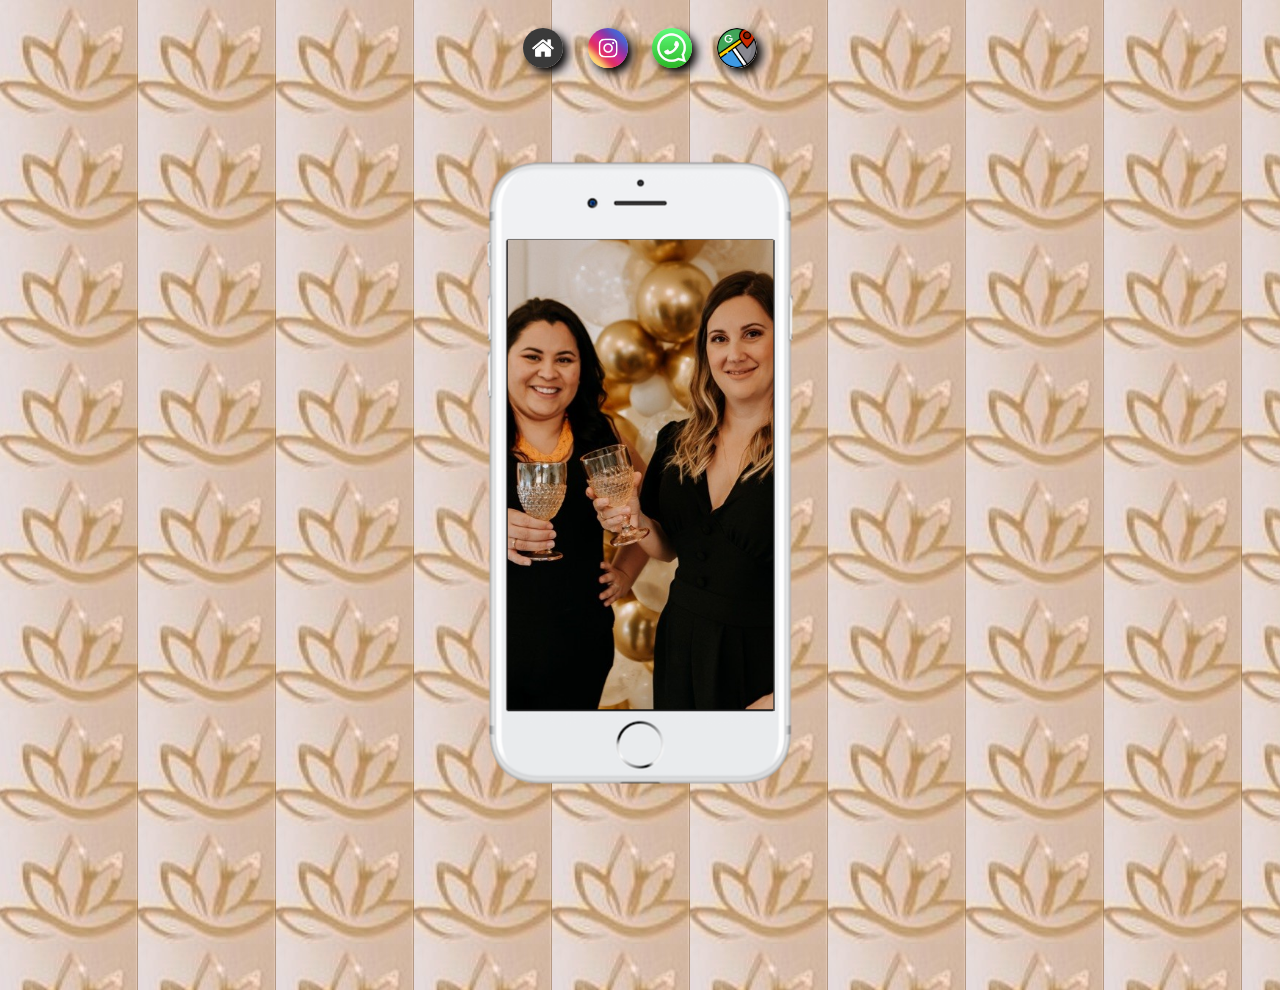
<file: index.html>
<!DOCTYPE html>
<html lang="pt-br">
<head>
    <meta charset="UTF-8">
    <meta http-equiv="X-UA-Compatible" content="IE=edge">
    <meta name="viewport" content="width=device-width, initial-scale=1.0">
   <link rel="shortcut icon" href="imagens/fundo-satis_menor.jpg" type="image/x-icon">

   <link rel="stylesheet" href="estilos/style.css">
    
   <title>Satis Estética Avançada</title>
    <style>

    </style>
</head>
<body>
    <main>
        <section id="telefone">
            <iframe src="home.html" name="tela" id="tela" frameborder="0"></iframe>            

        </section>    
        <div>
        <section id="redes-sociais"><br>                  
                <div>       
                    <a href="home.html" target="tela"> <img src="imagens/logo-home.jpg" alt="home"></a> 
                    <!-- <a href="youtube.html" target="tela"> <img src="imagens/logo-youtube.jpg" alt="youtube"></a><br> -->
                    <!-- <a href="github.html" target="tela"> <img src="imagens/logo-github.jpg" alt="git-hub"></a><br> -->
                    <a href="instagram.html" target="tela"> <img src="imagens/logo-instagram.jpg" alt="instagram"></a>
                    <a href="whats.html" target="tela"> <img src="imagens/logo-whats.jpg" alt="Whats"></a>
                    <a  href="localizacao.html" target="tela"> <img src="imagens/logo-localizacao.jpg" alt="localização"></a>     
                </div>
        </section>
    </div>
    </main>
</body>
</html>
</file>
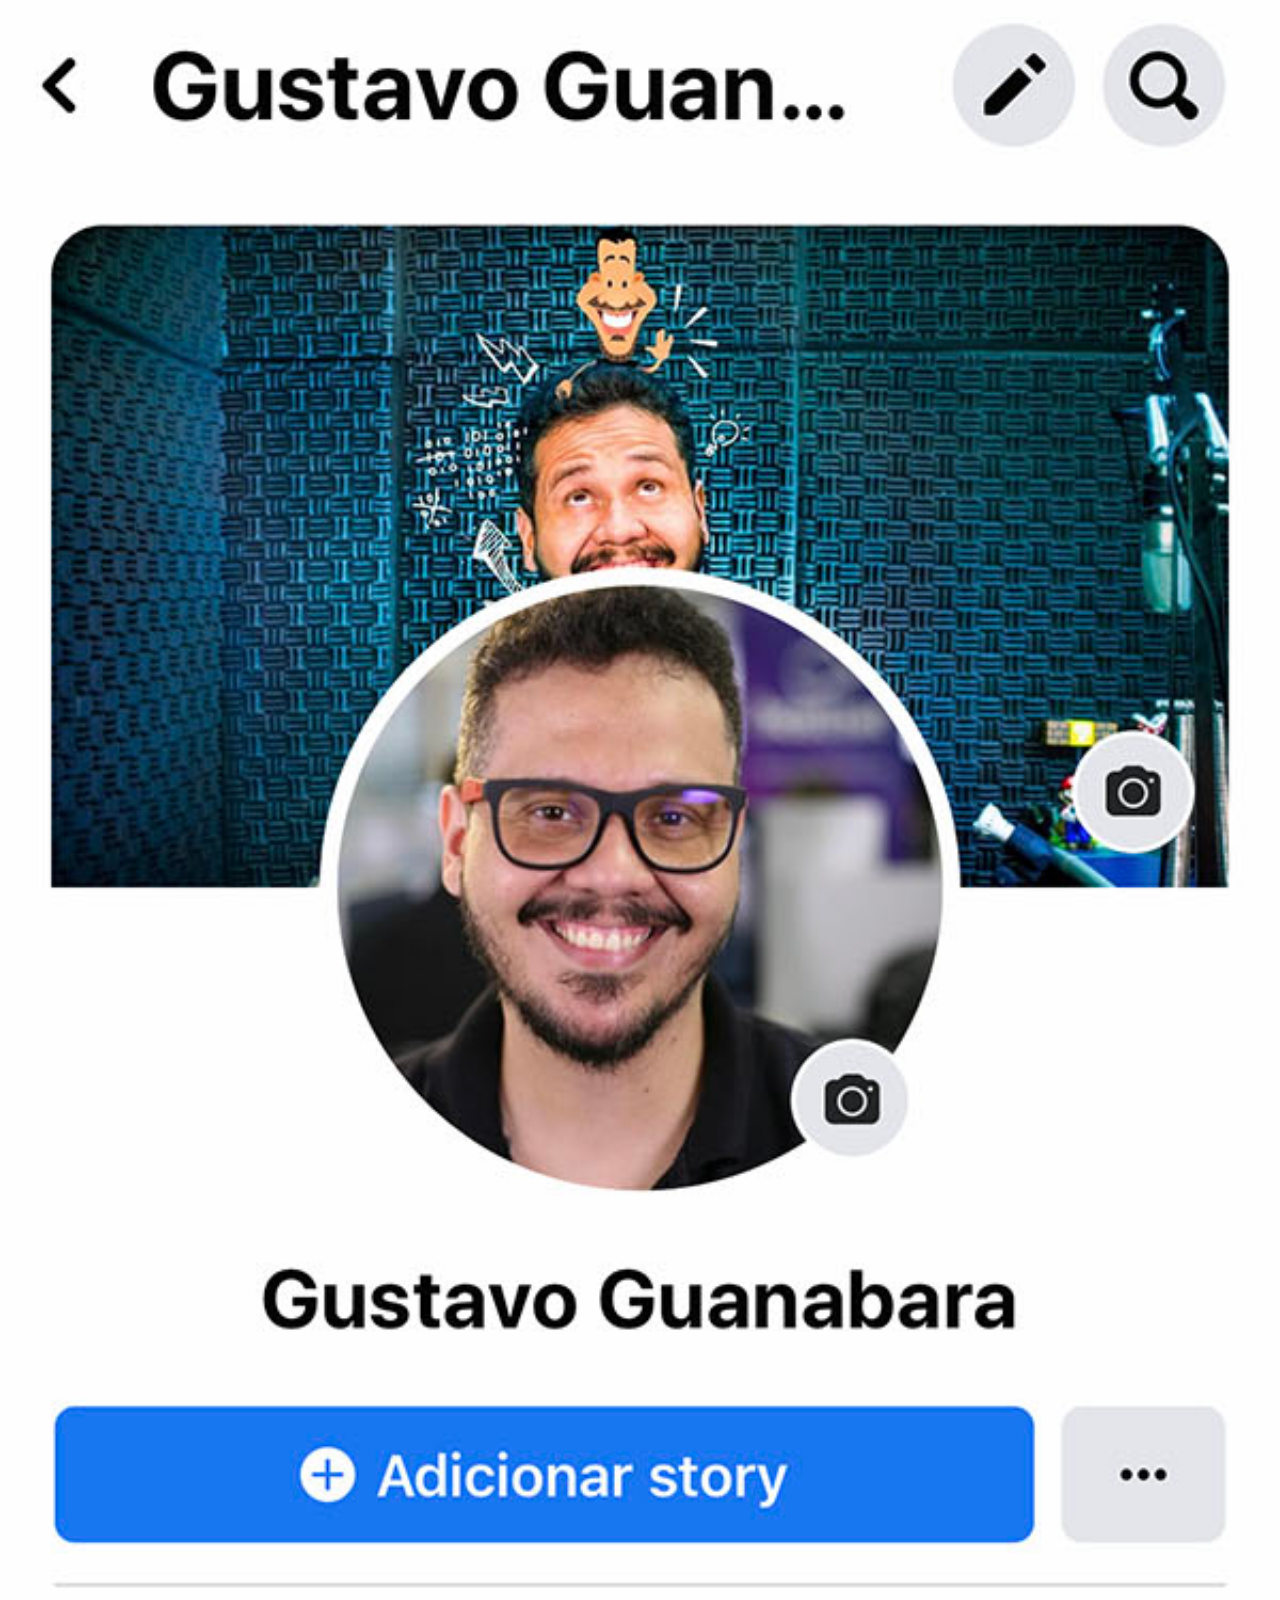
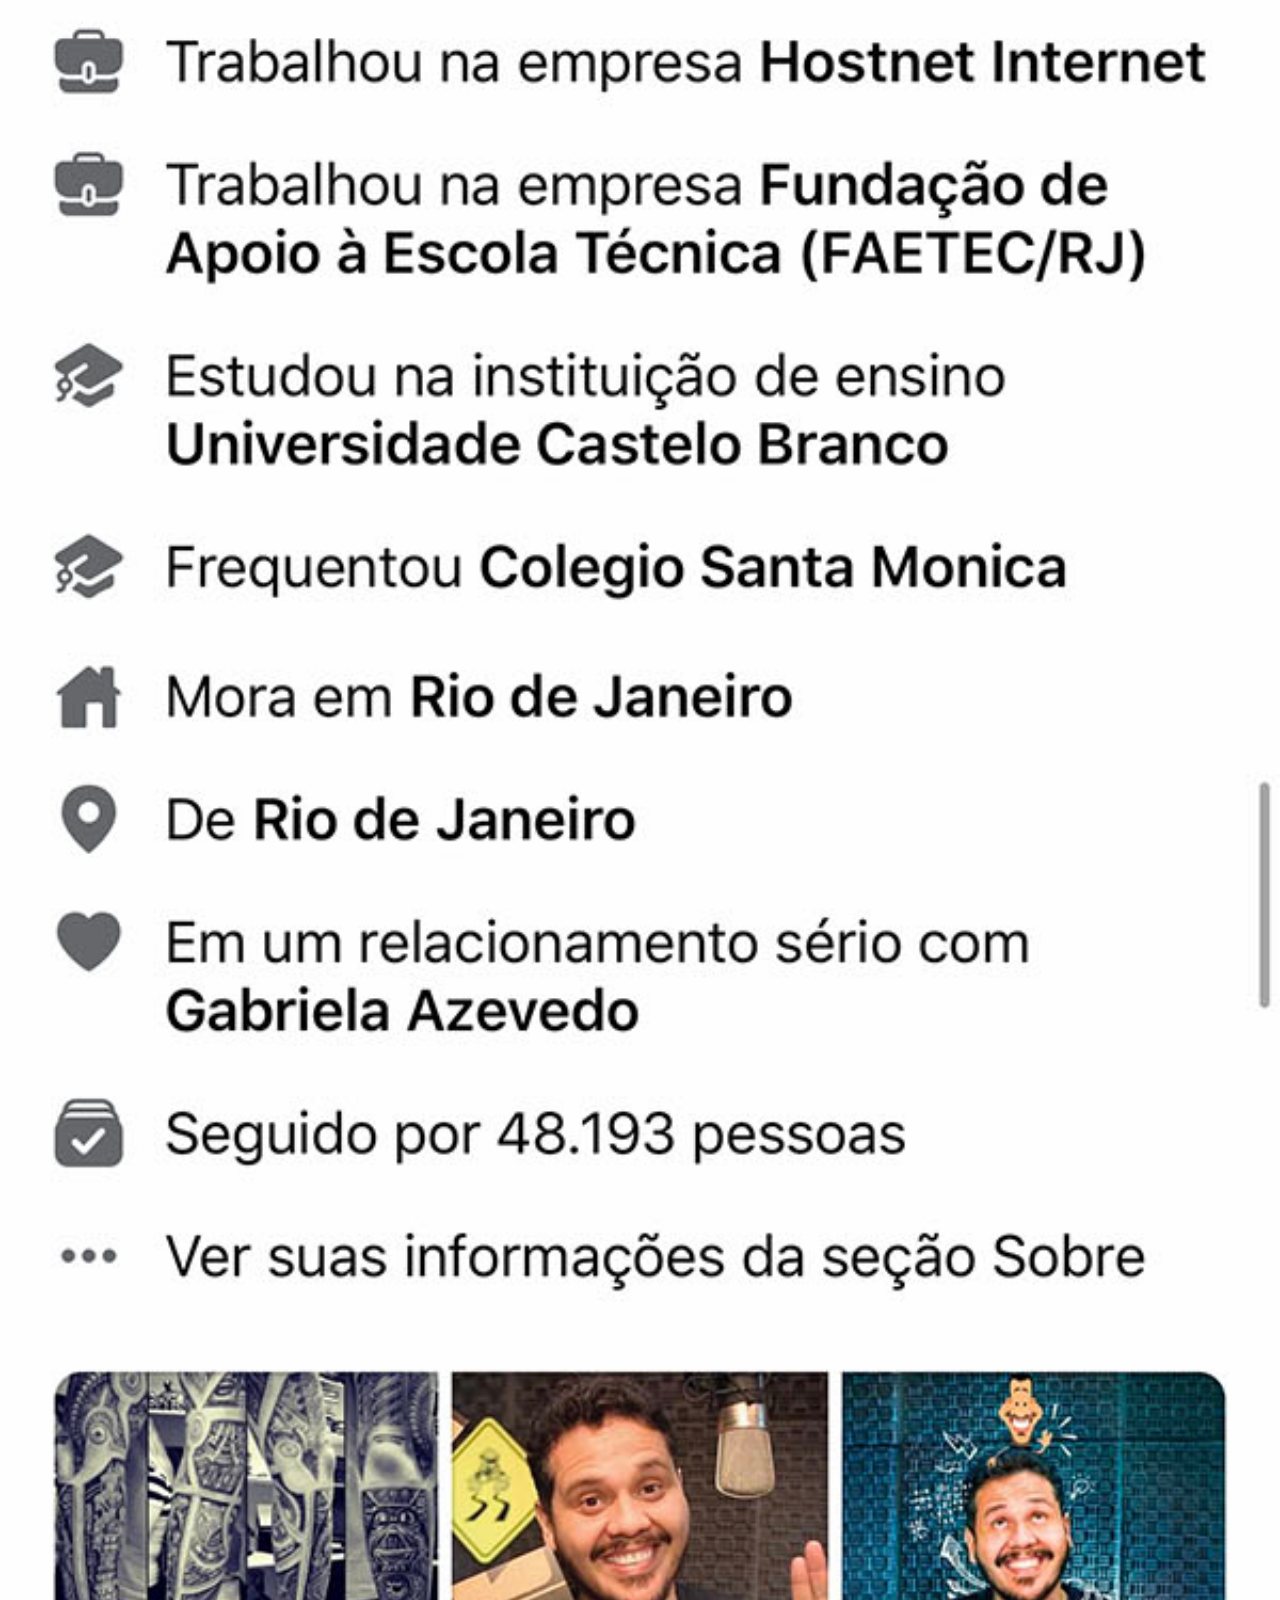
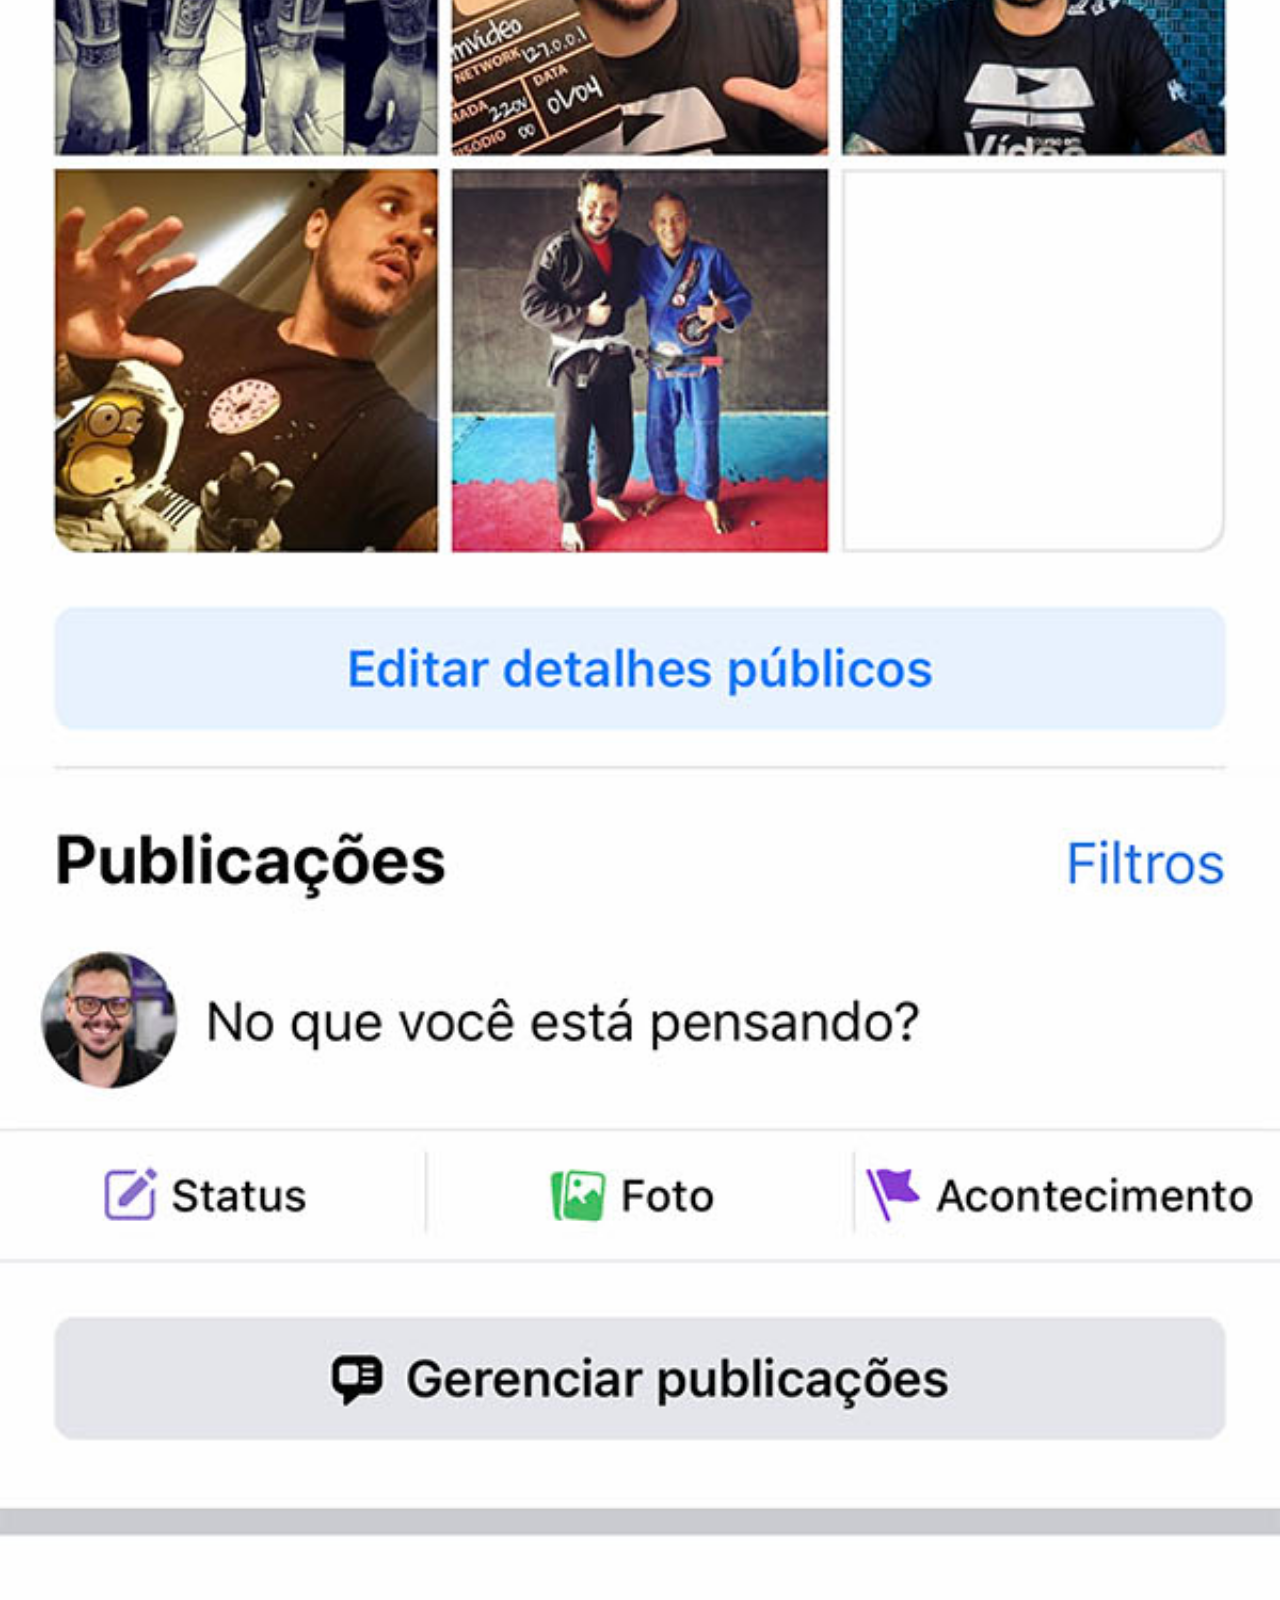
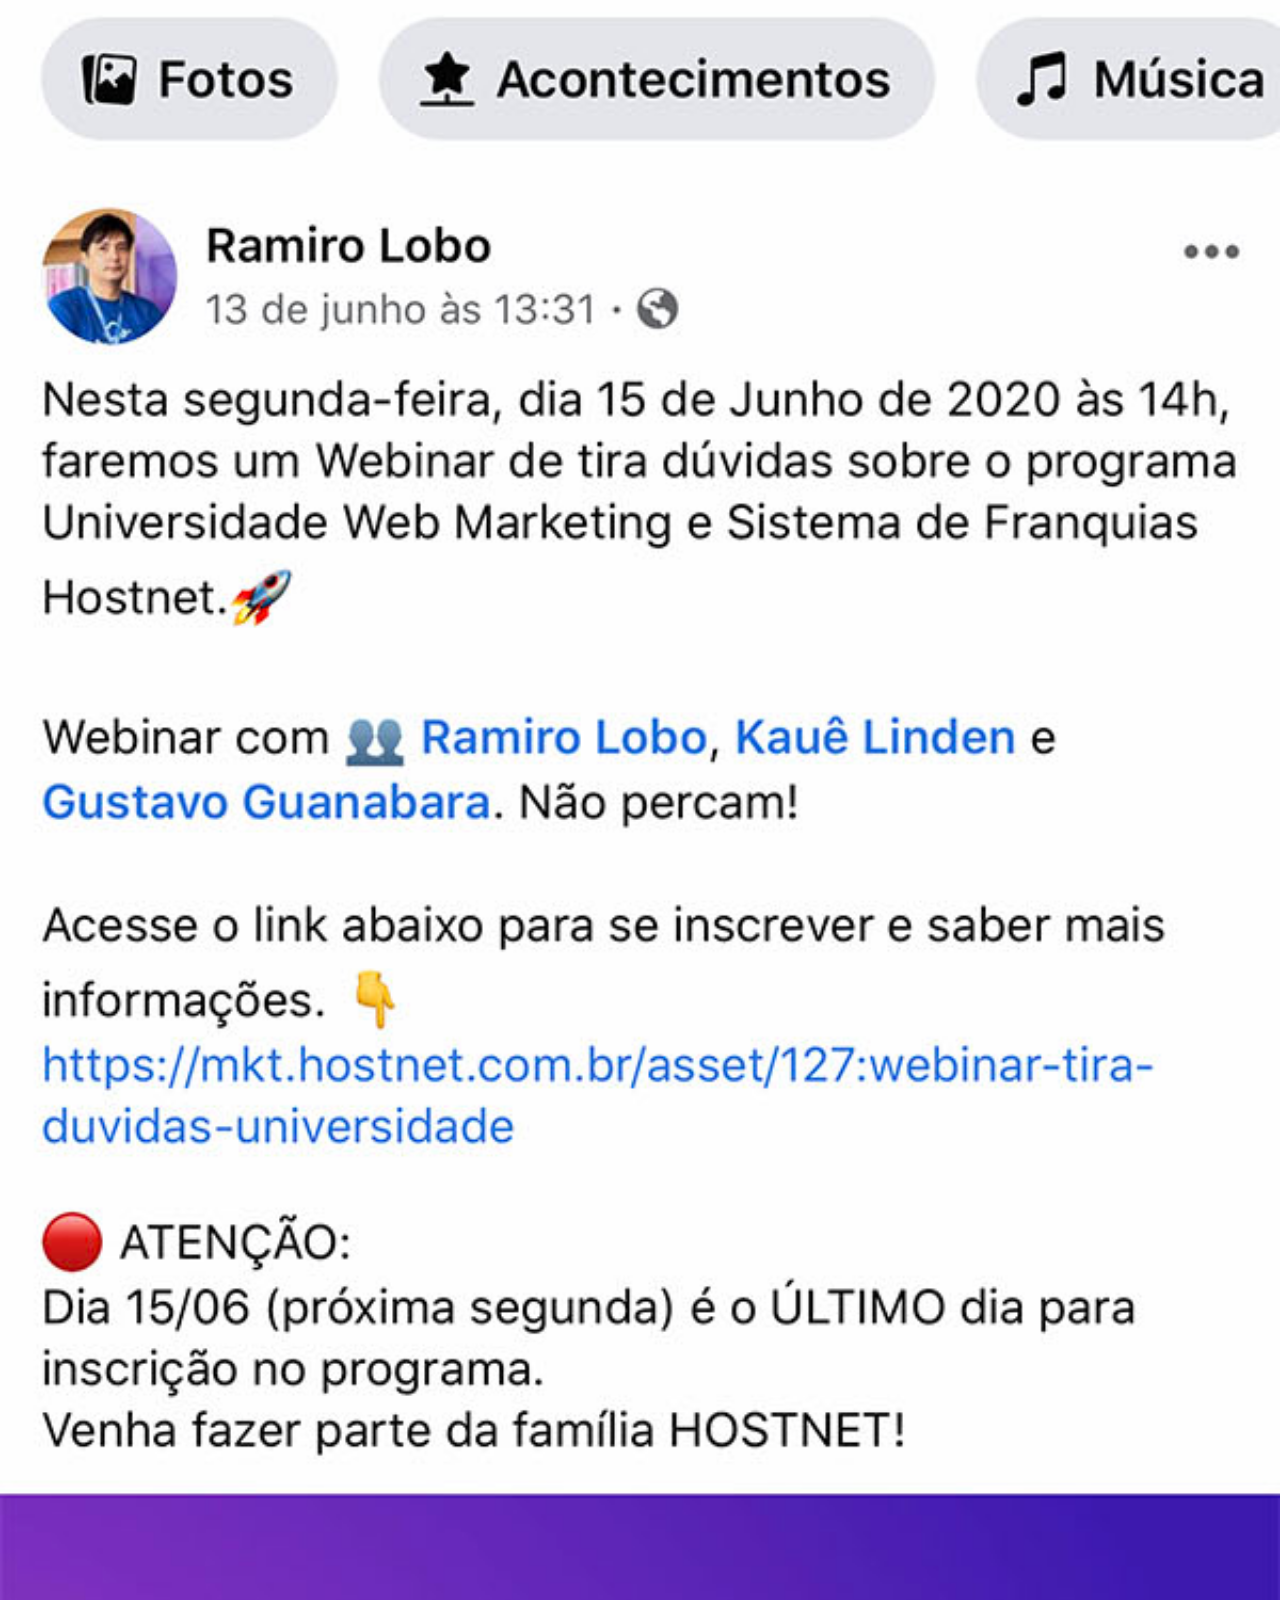
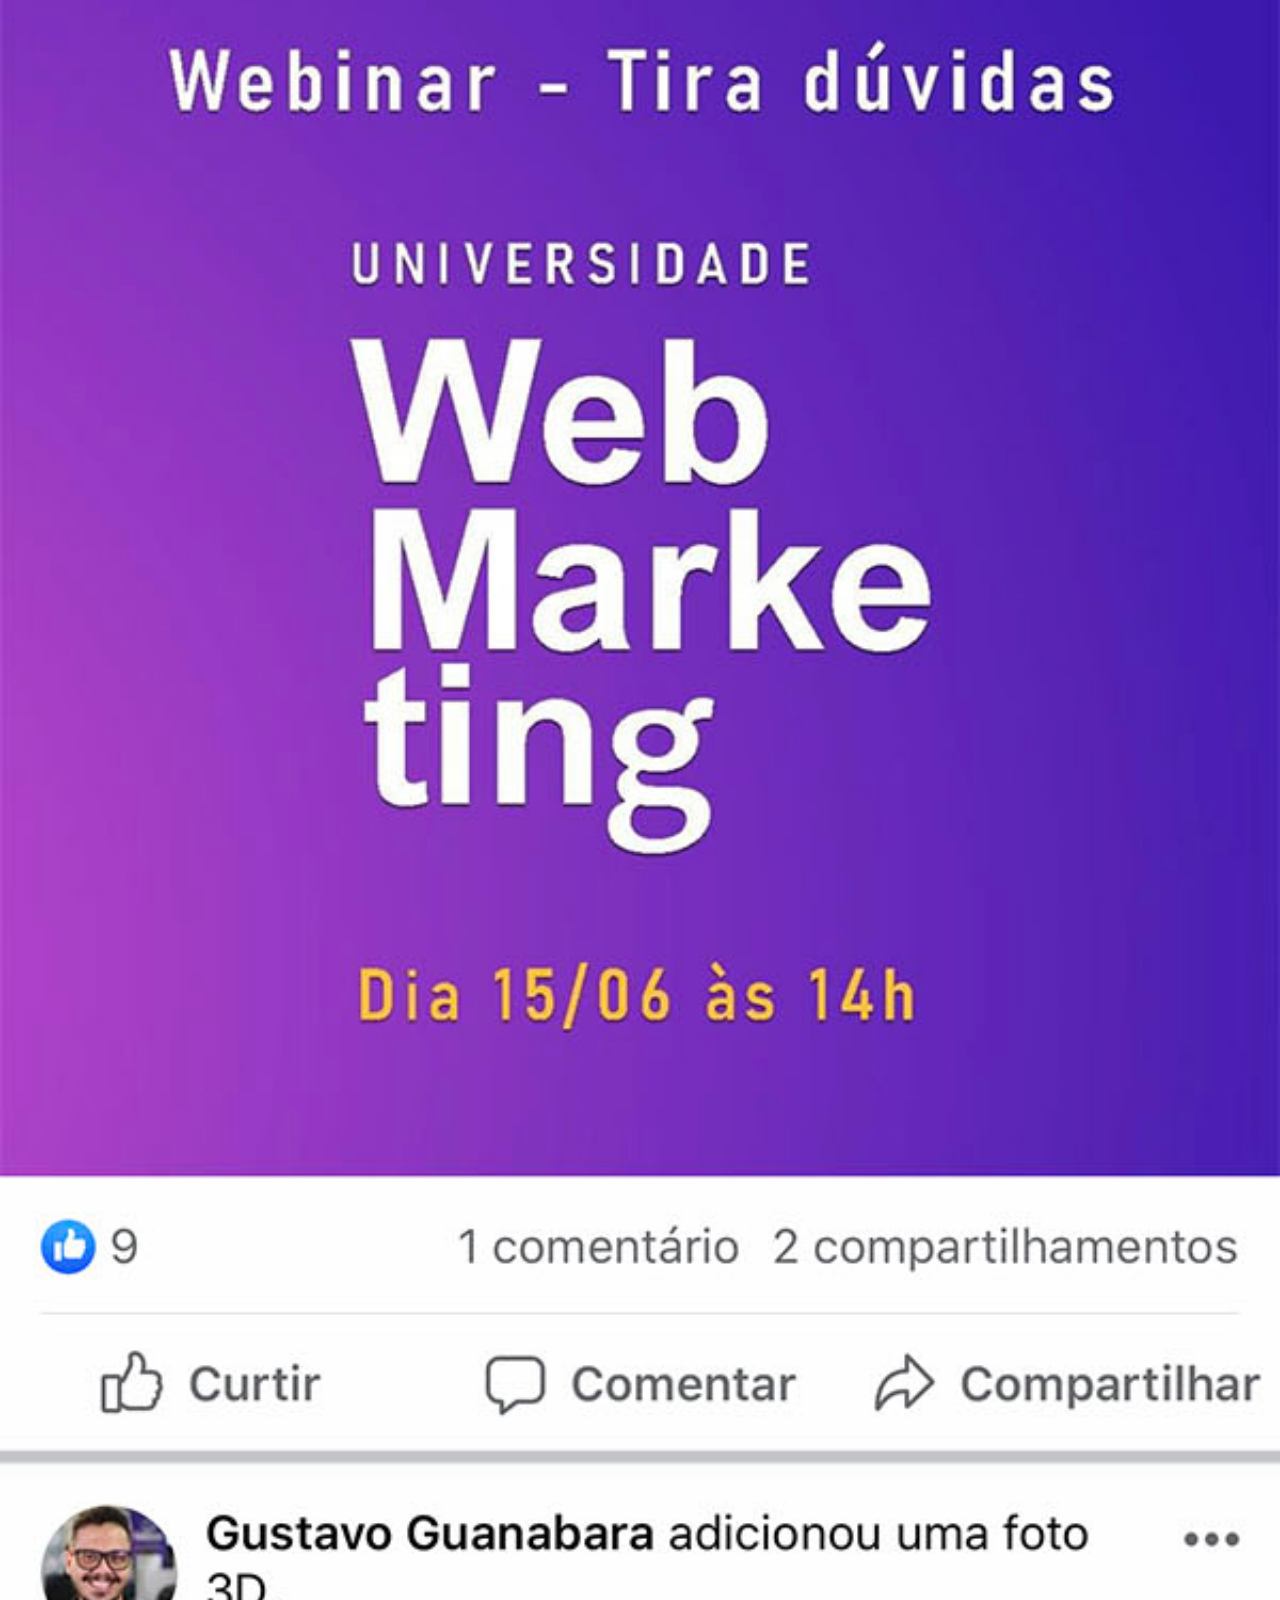
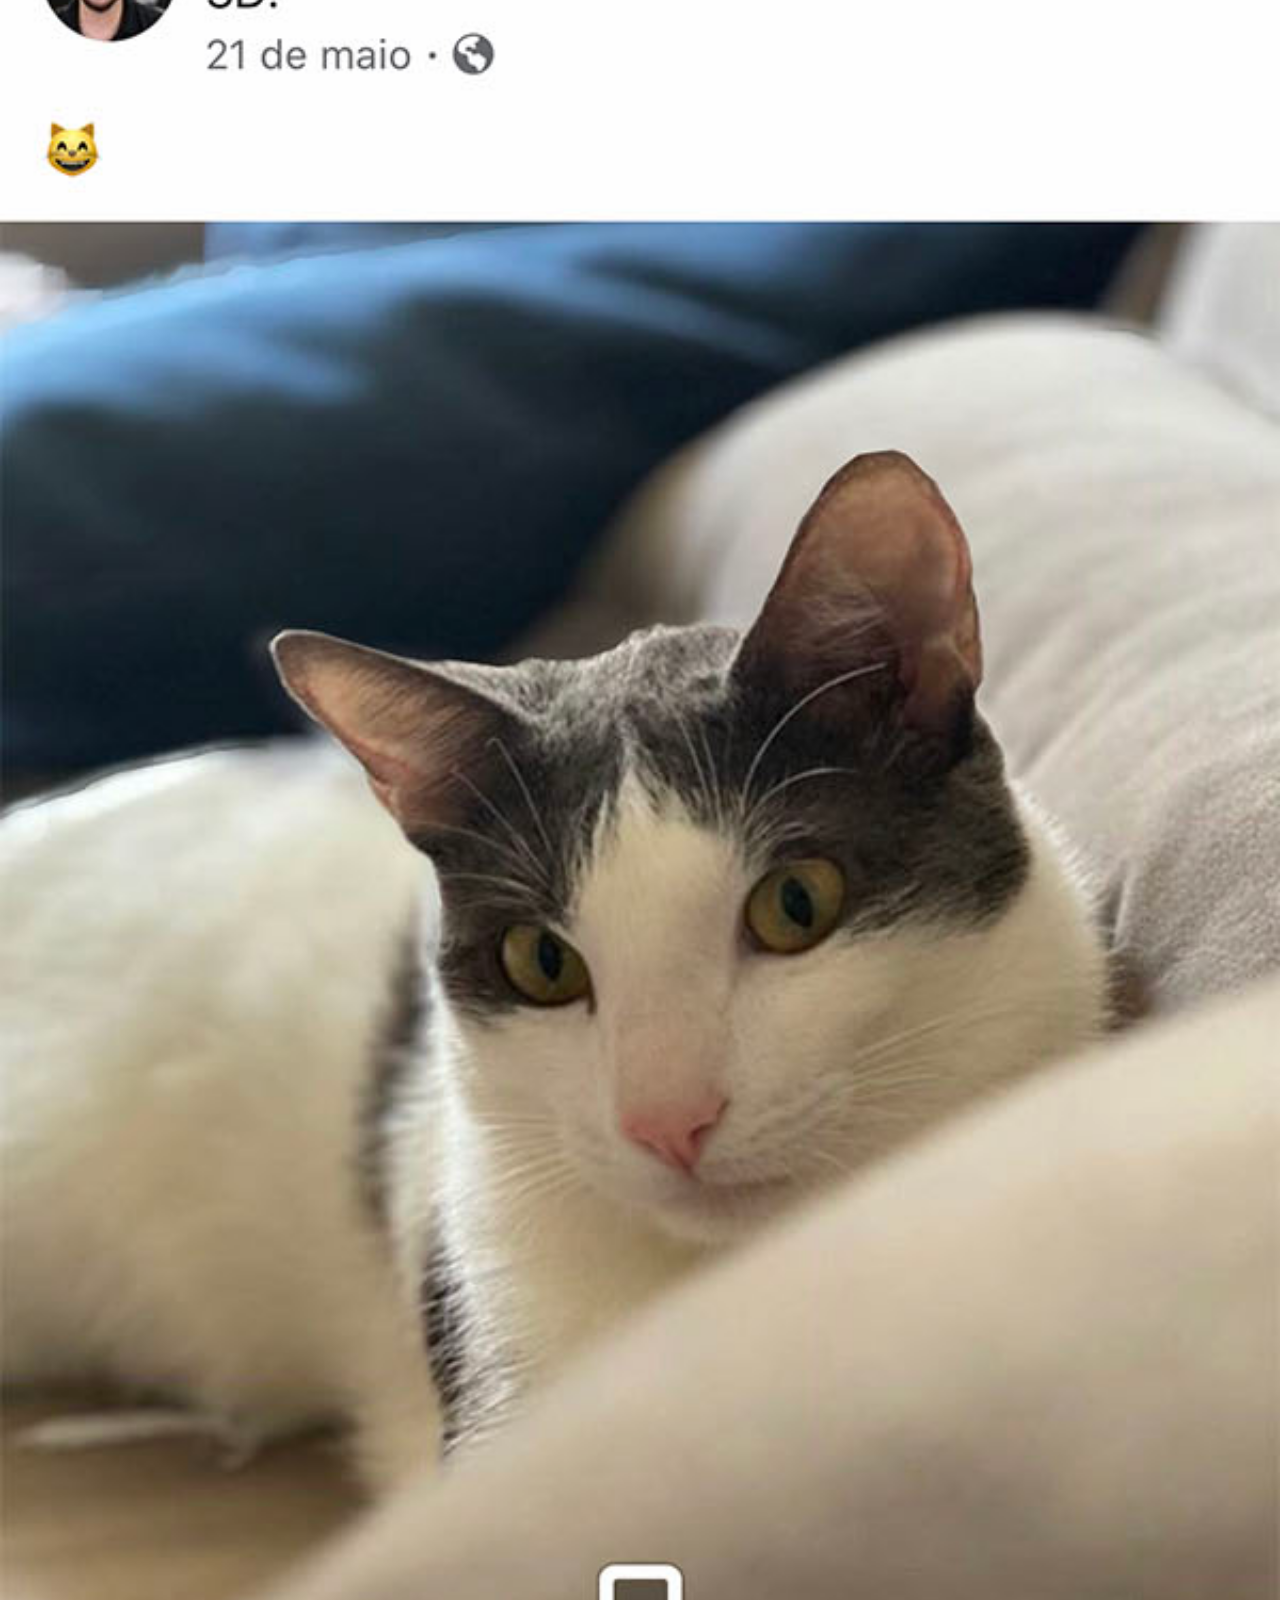
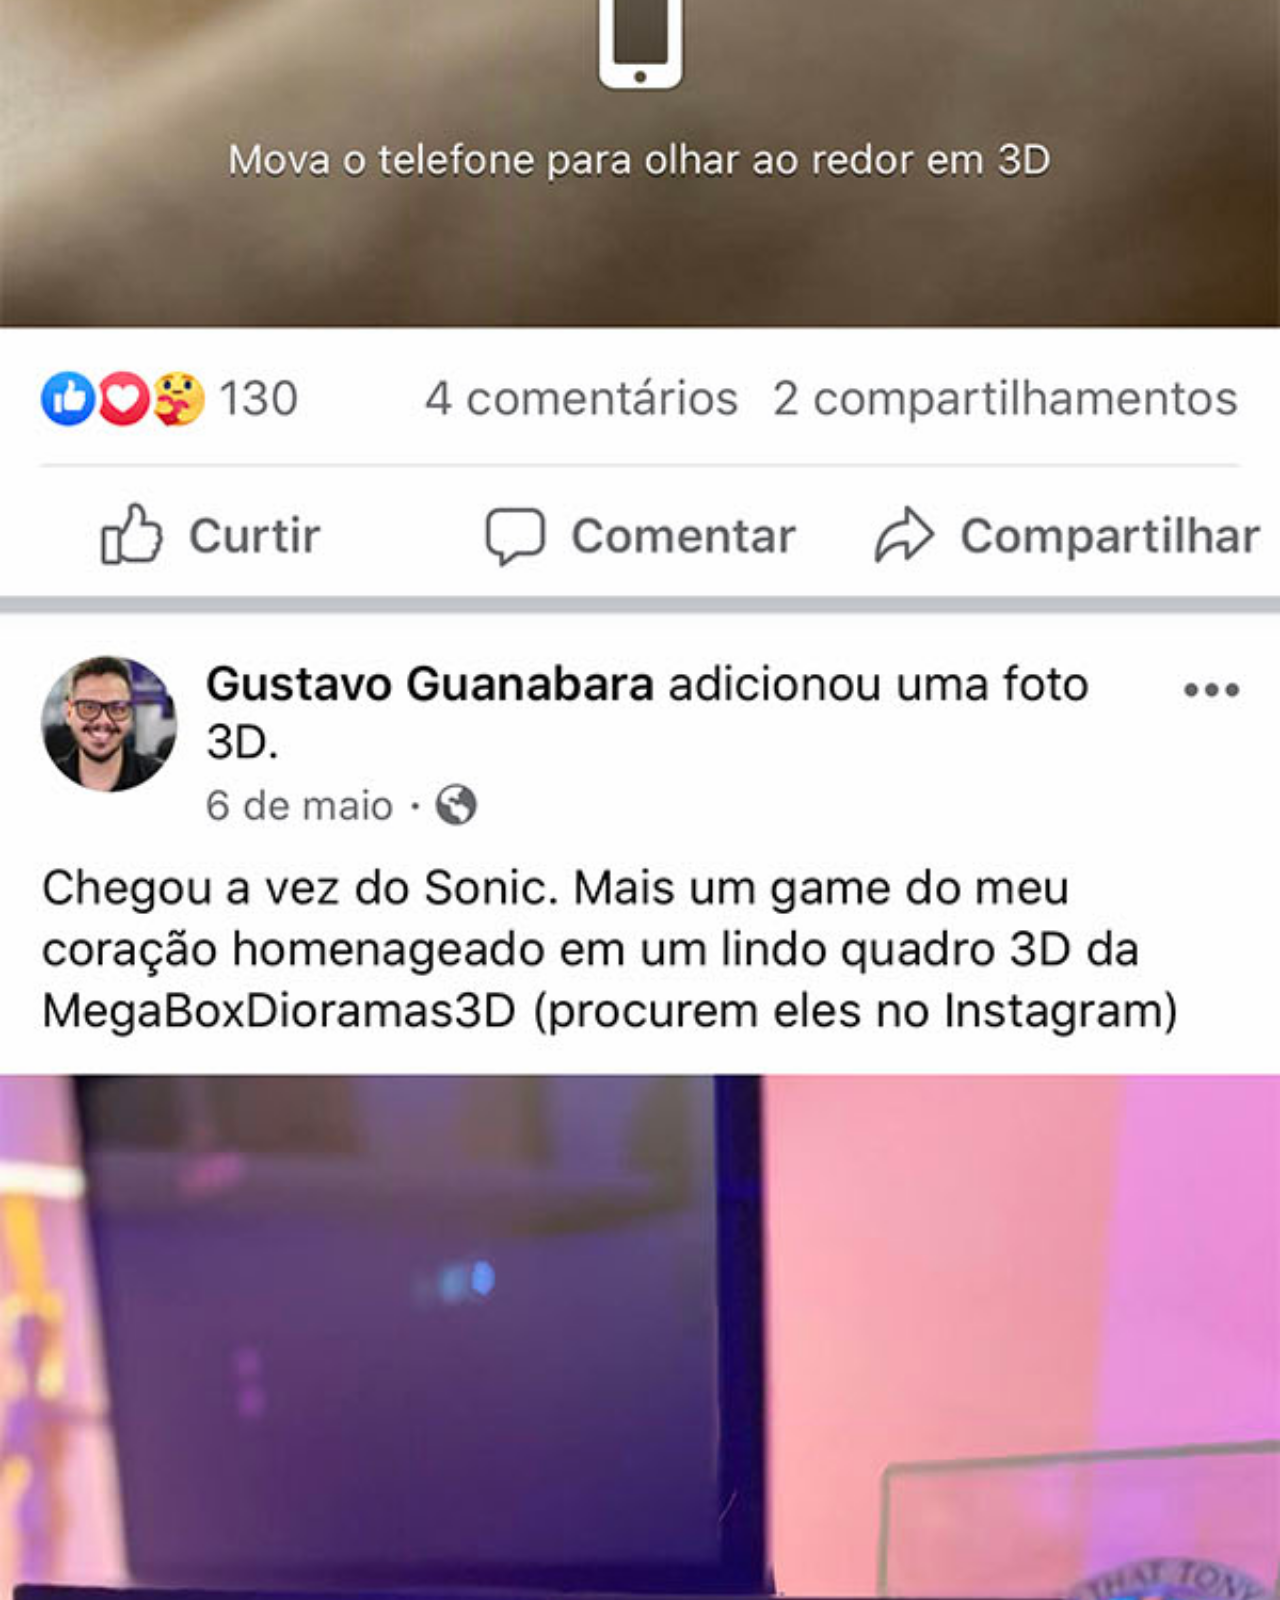
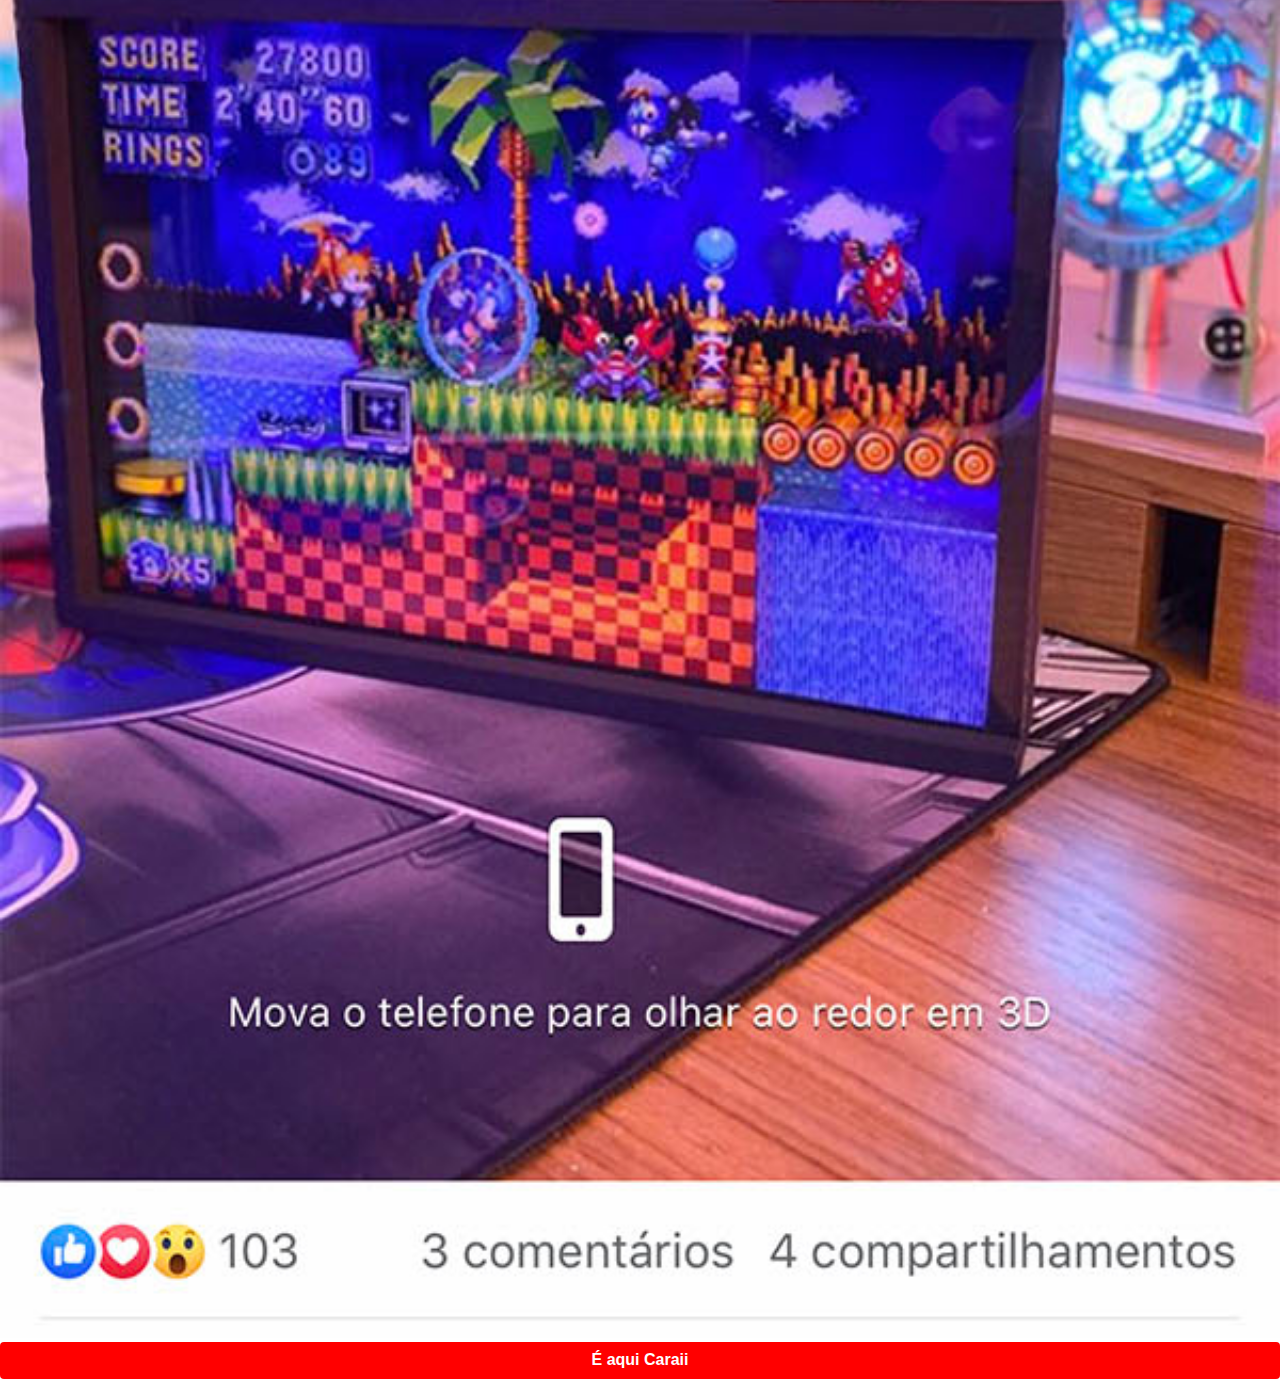
<file: facebook.html>
<!DOCTYPE html>
<html lang="pt-br">
<head>
    <meta charset="UTF-8">
    <meta http-equiv="X-UA-Compatible" content="IE=edge">
    <meta name="viewport" content="width=device-width, initial-scale=1.0">
    <link rel="stylesheet" href="estilos/social.css">
    <title>facebook</title>
</head>
<body>
    <img src="imagens/tela-facebook.jpg" alt="facebook">
    <a href="https://www.facebook.com/profile.php?id=100083340392320" target="_blank">É aqui Caraii</a>
</body>
</html>
</file>
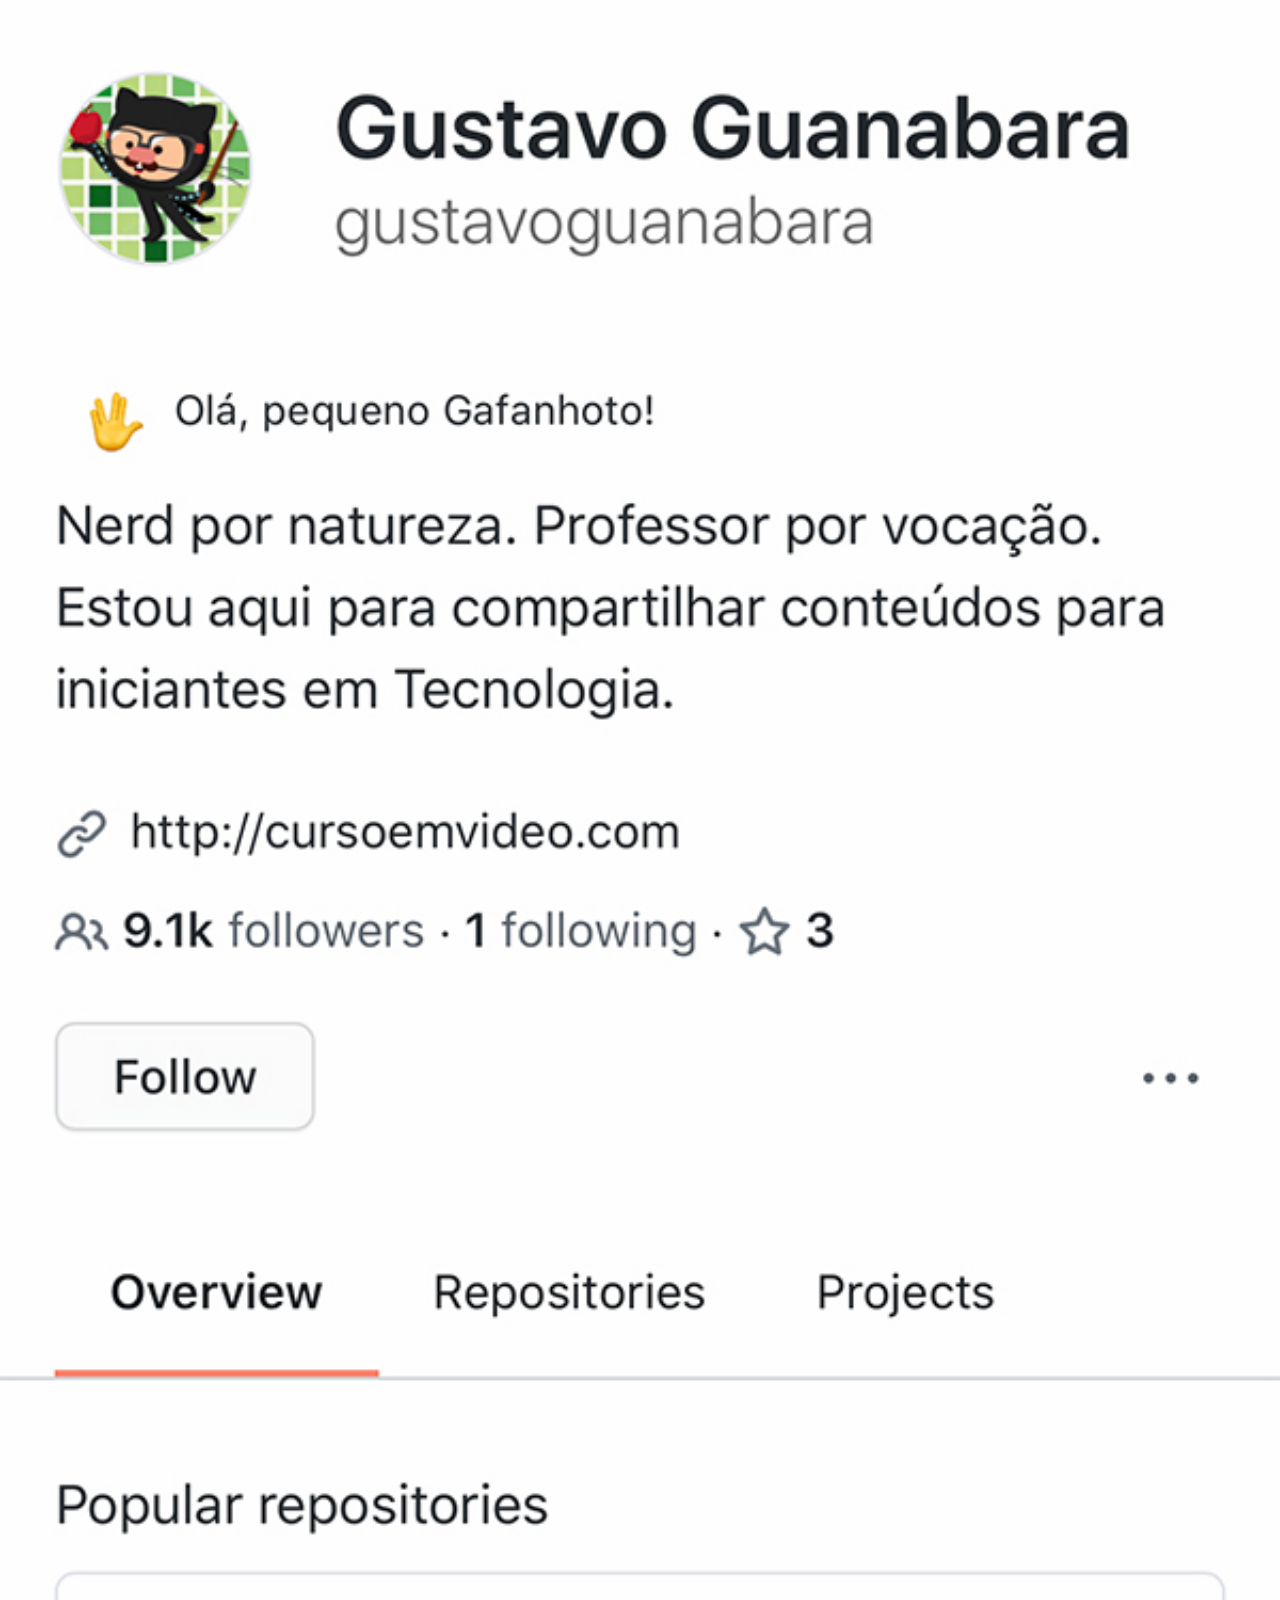
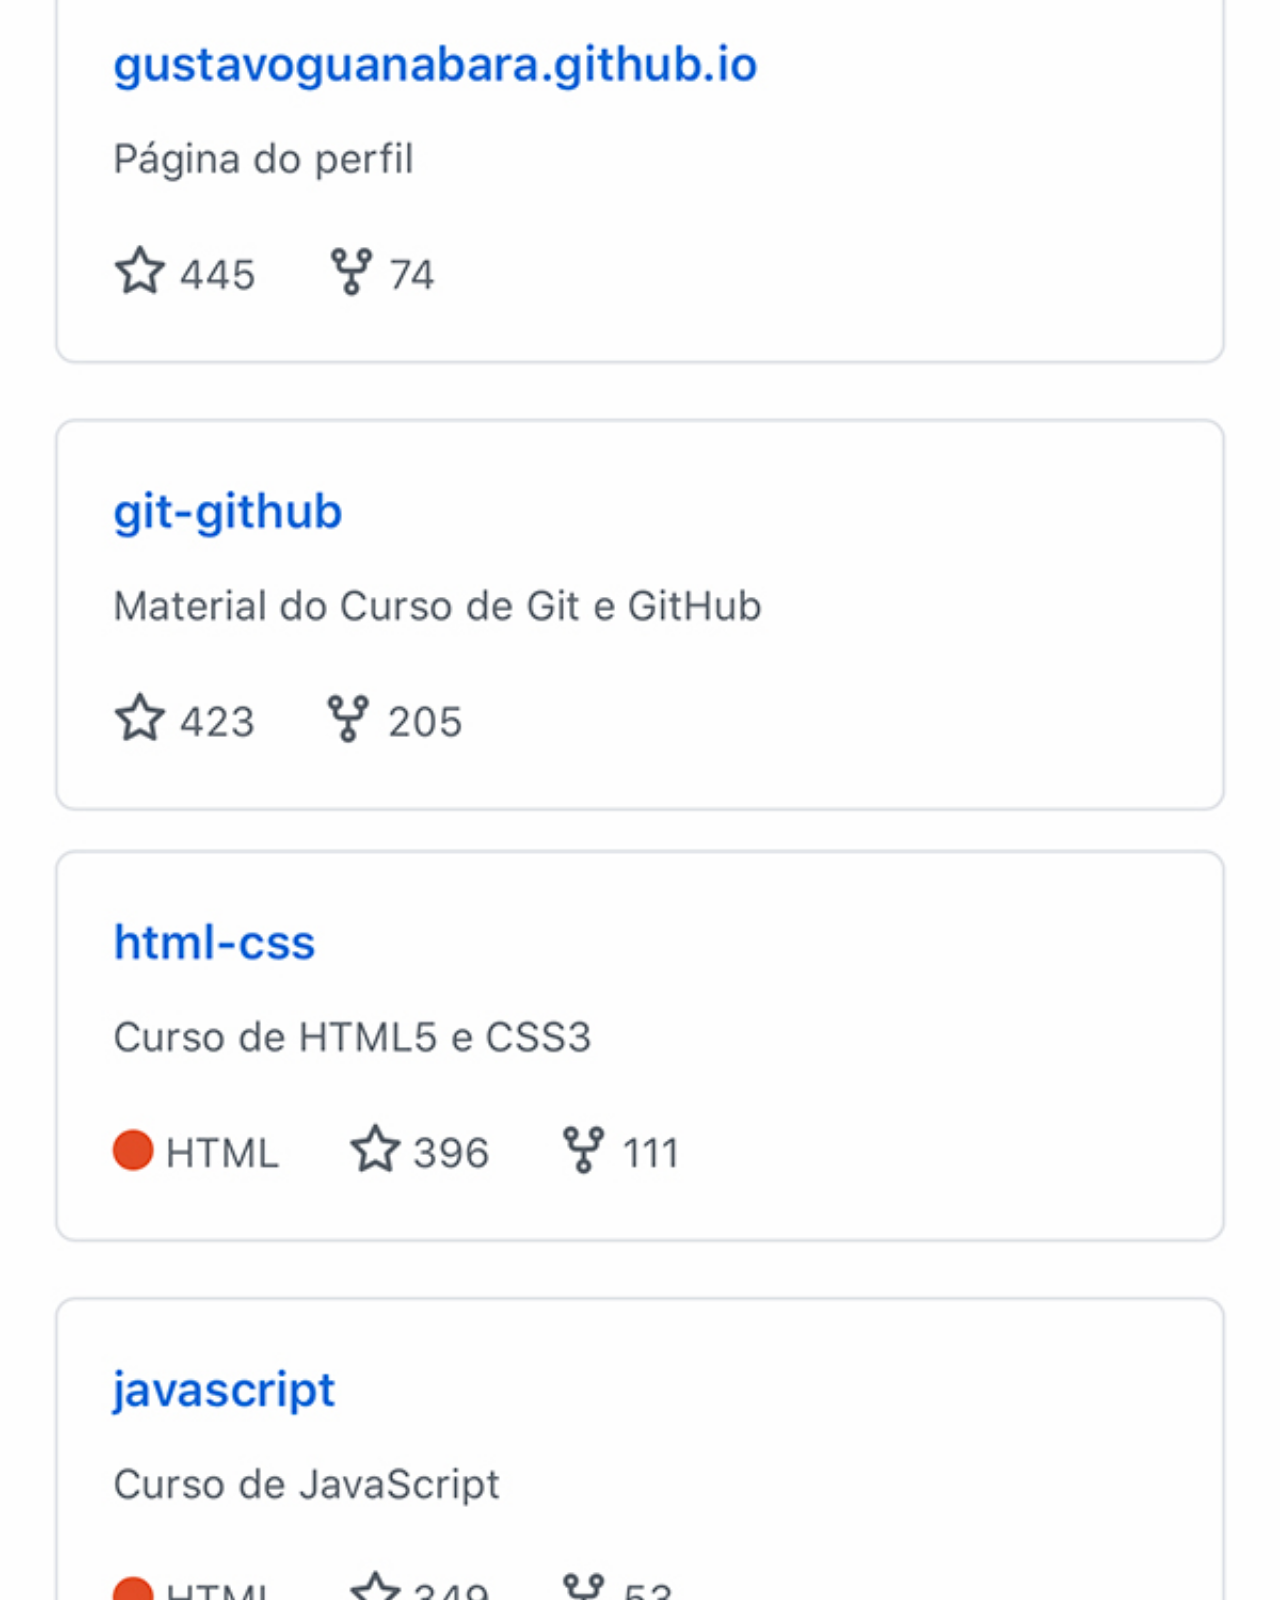
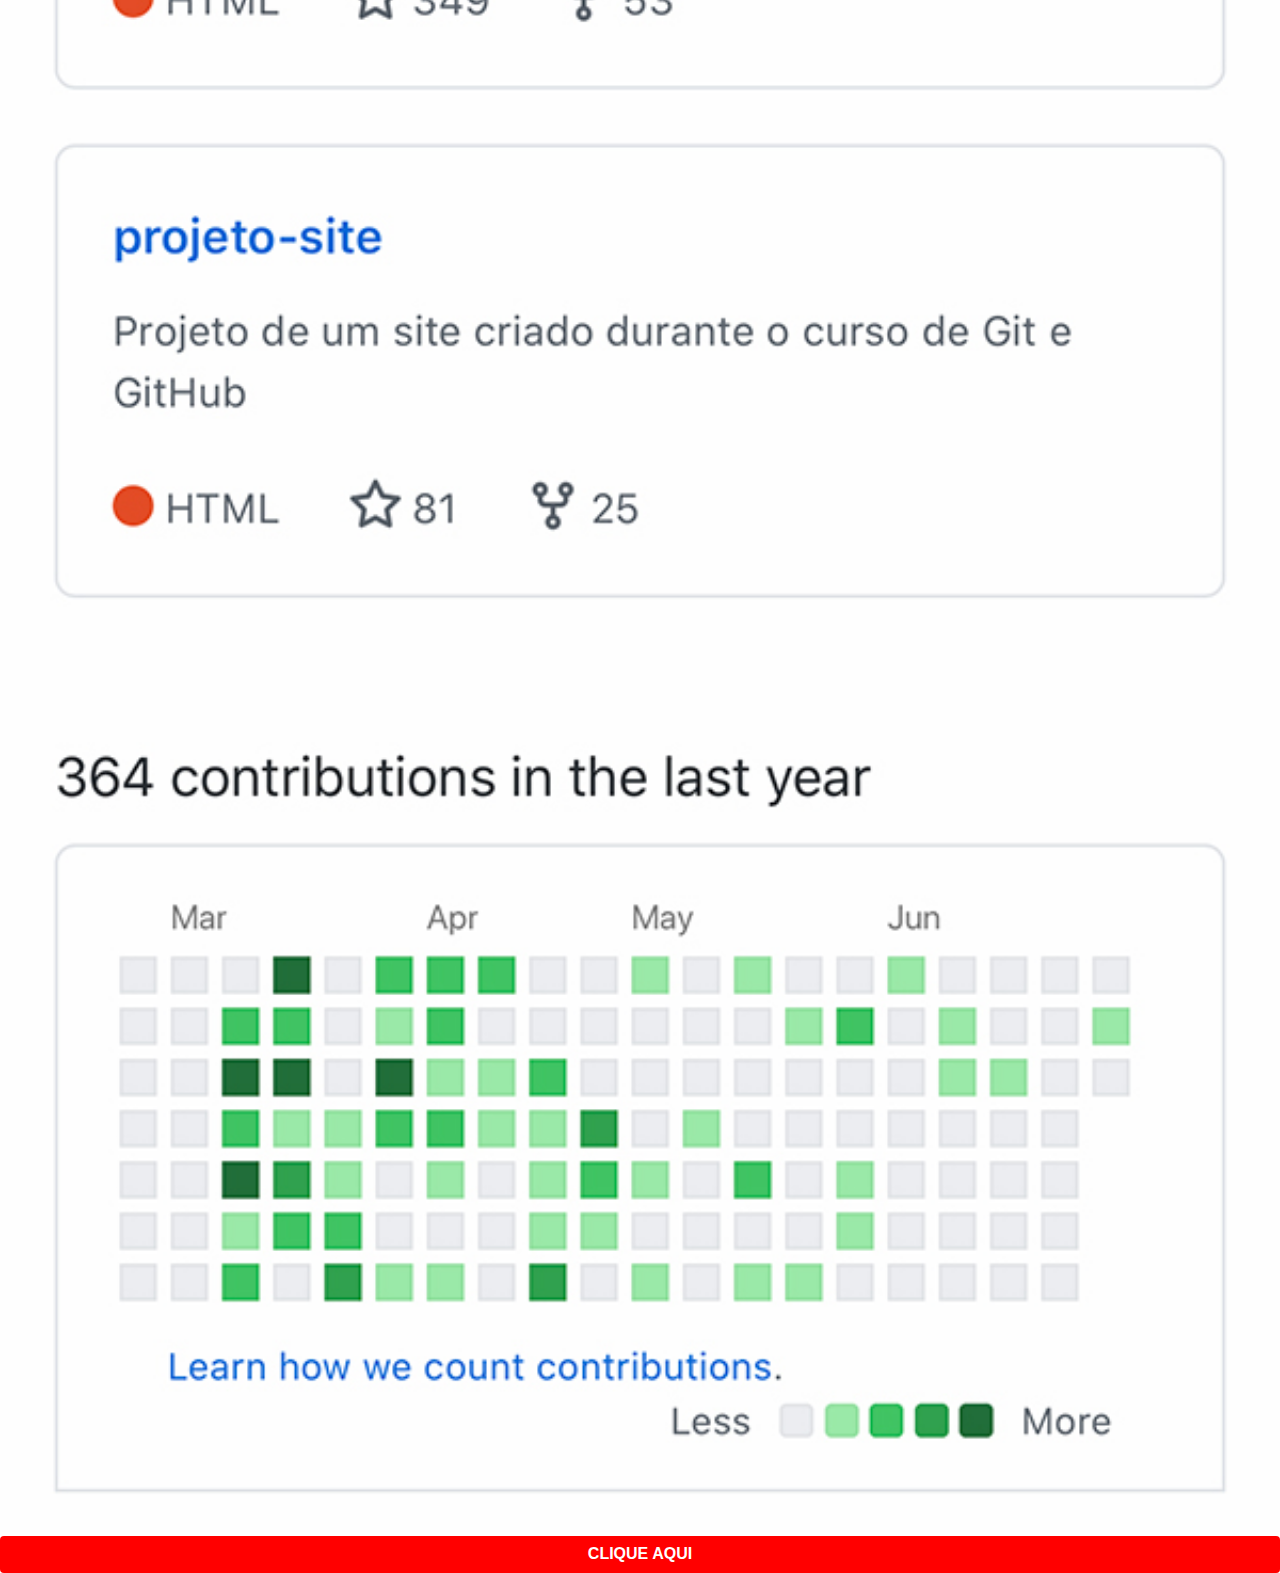
<file: github.html>
<!DOCTYPE html>
<html lang="pt-br">
<head>
    <meta charset="UTF-8">
    <meta http-equiv="X-UA-Compatible" content="IE=edge">
    <meta name="viewport" content="width=device-width, initial-scale=1.0">
    <link rel="stylesheet" href="estilos/social.css">
    <title>git-hub</title>
</head>
<body>
    <img src="imagens/tela-github.jpg" alt="git-hub">
    <a href="https://github.com/lucasanacletus" target="_blank">CLIQUE AQUI</a>
</body>
</html>
</file>
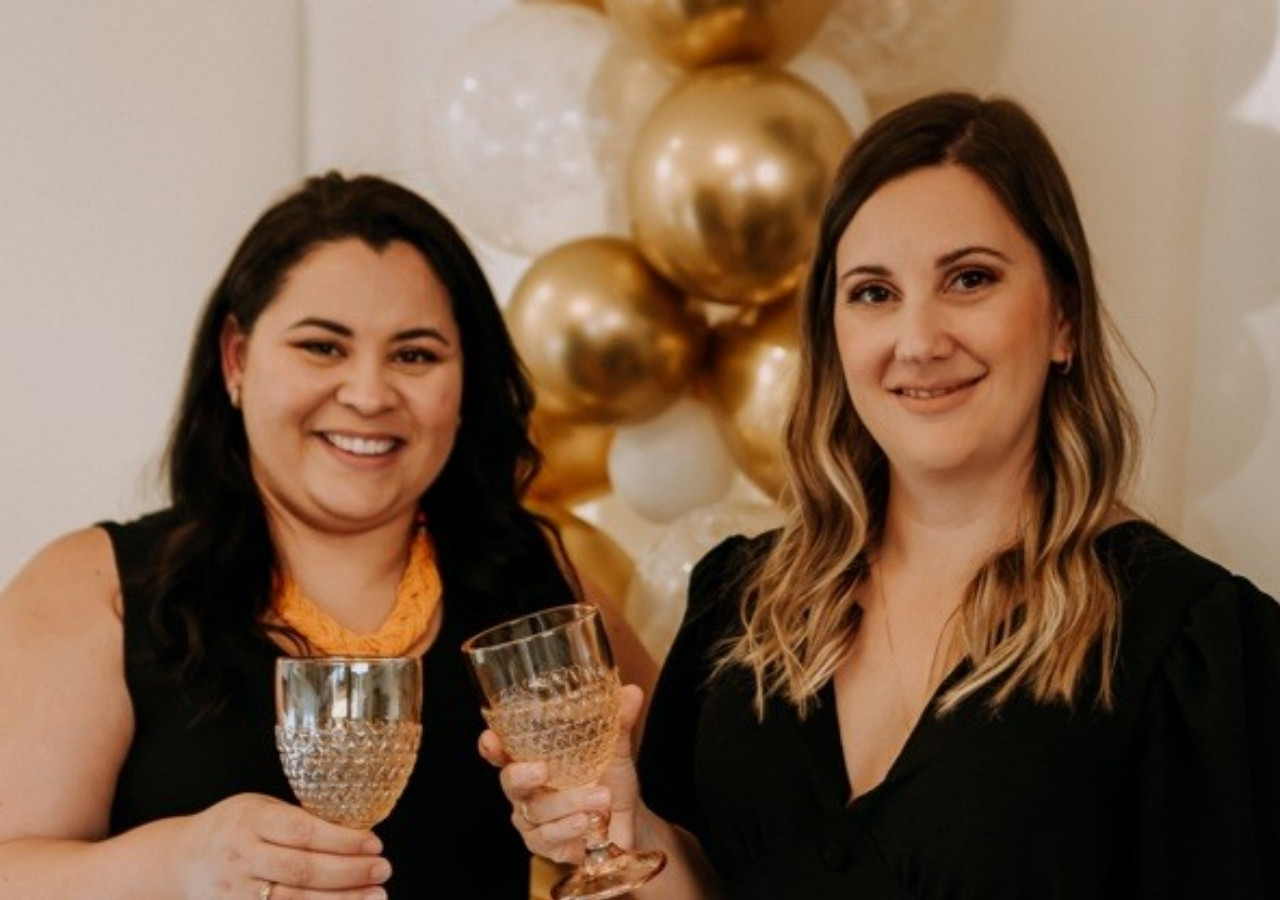
<file: home.html>
<!DOCTYPE html>
<html lang="pt-br">
<head>
    <meta charset="UTF-8">
    <meta http-equiv="X-UA-Compatible" content="IE=edge">
    <meta name="viewport" content="width=device-width, initial-scale=1.0">
    
    <title>home</title>
</head>
<style>
    * {
        margin: 0px;
        padding: 0px;
    }

    body{
        width: 100vw;
        height: 100vh;
        background: black url('imagens/tela-home2.jpg') no-repeat top center;
        background-size: cover;
    }
</style>
<body>
    
</body>
</html>
</file>
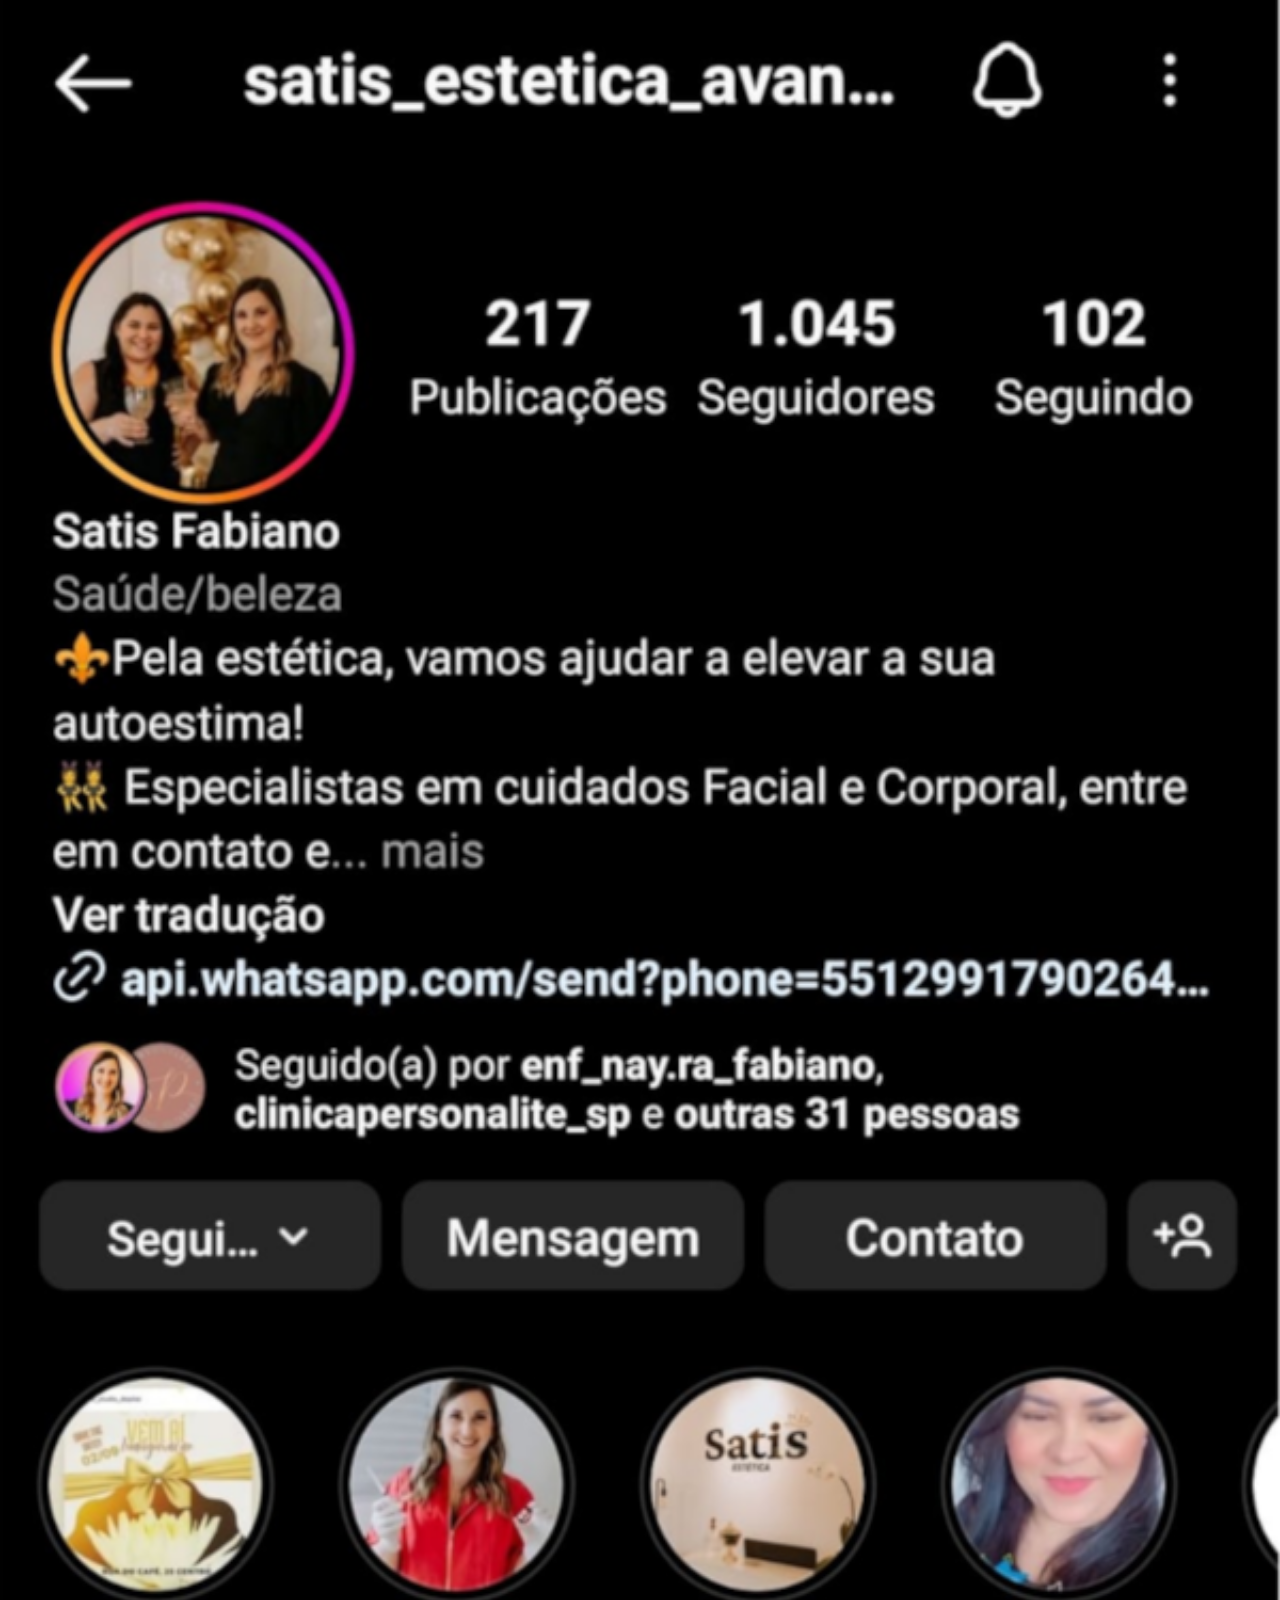
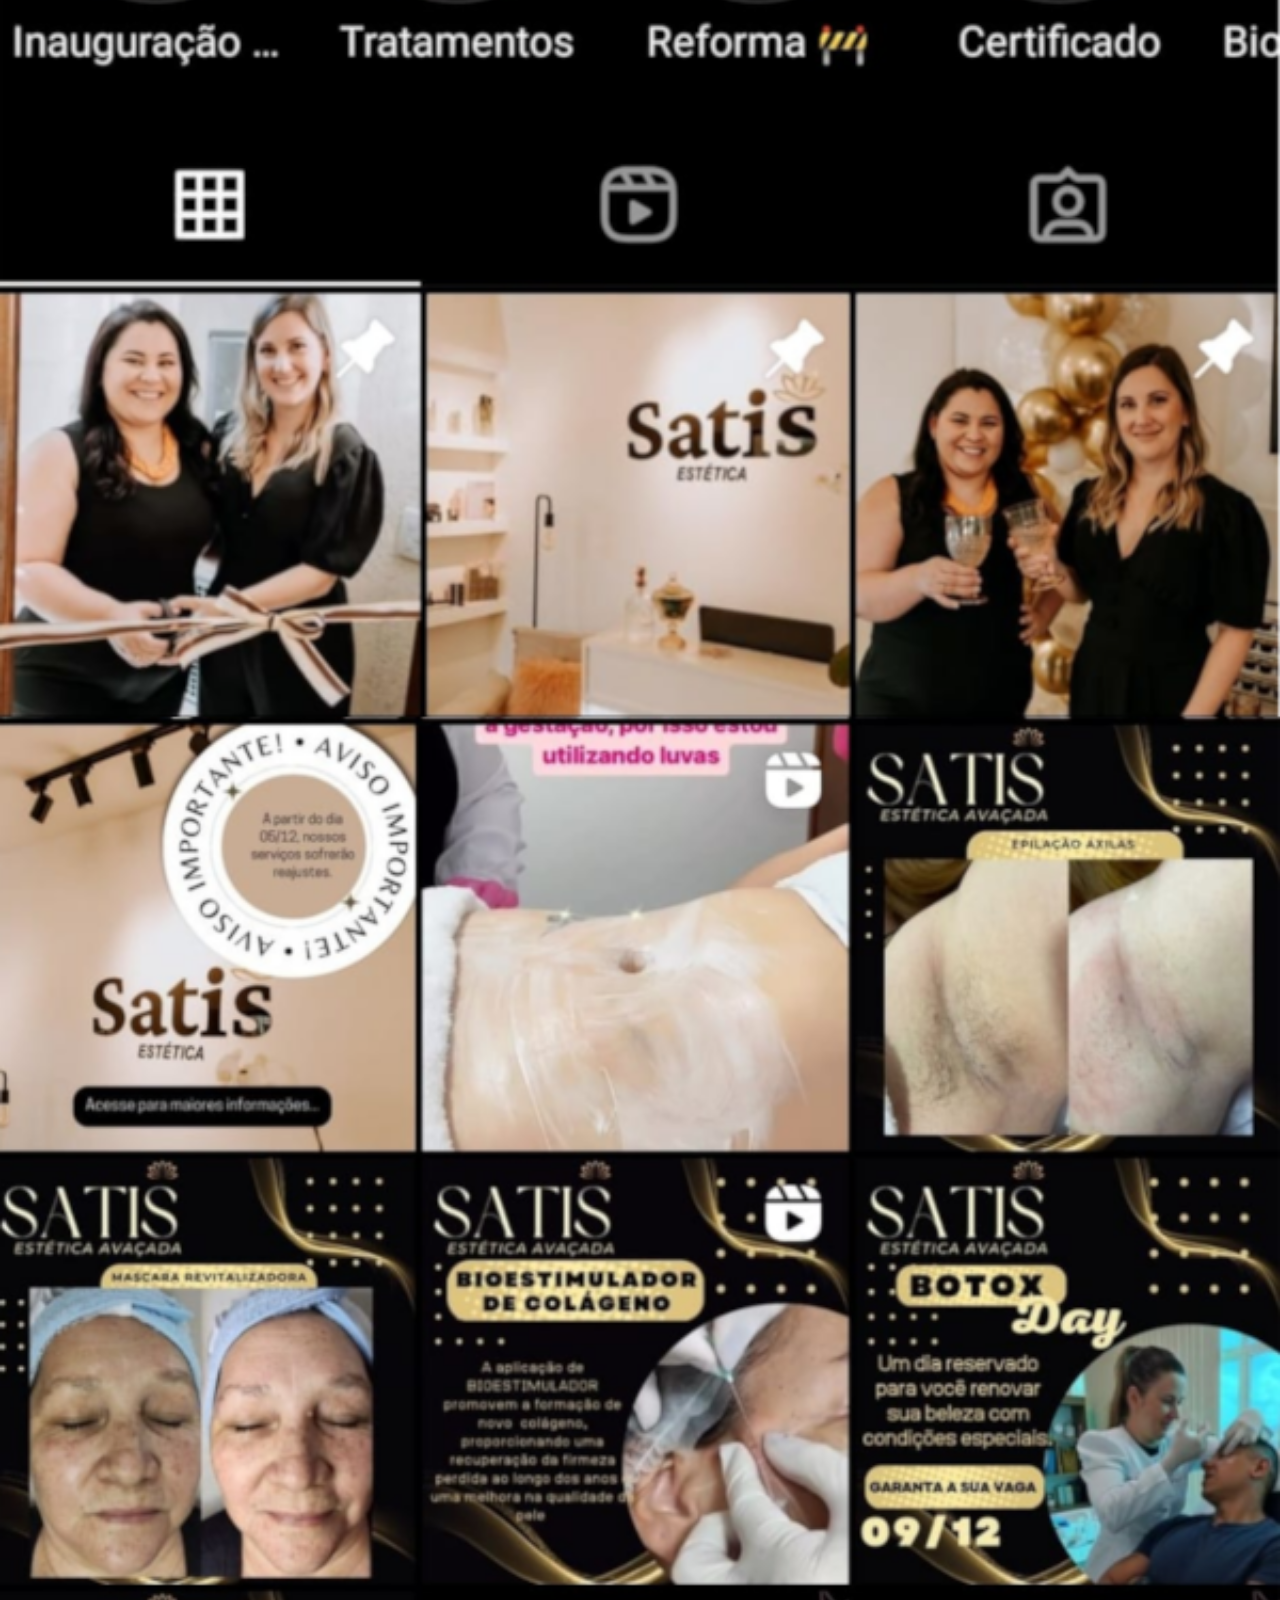
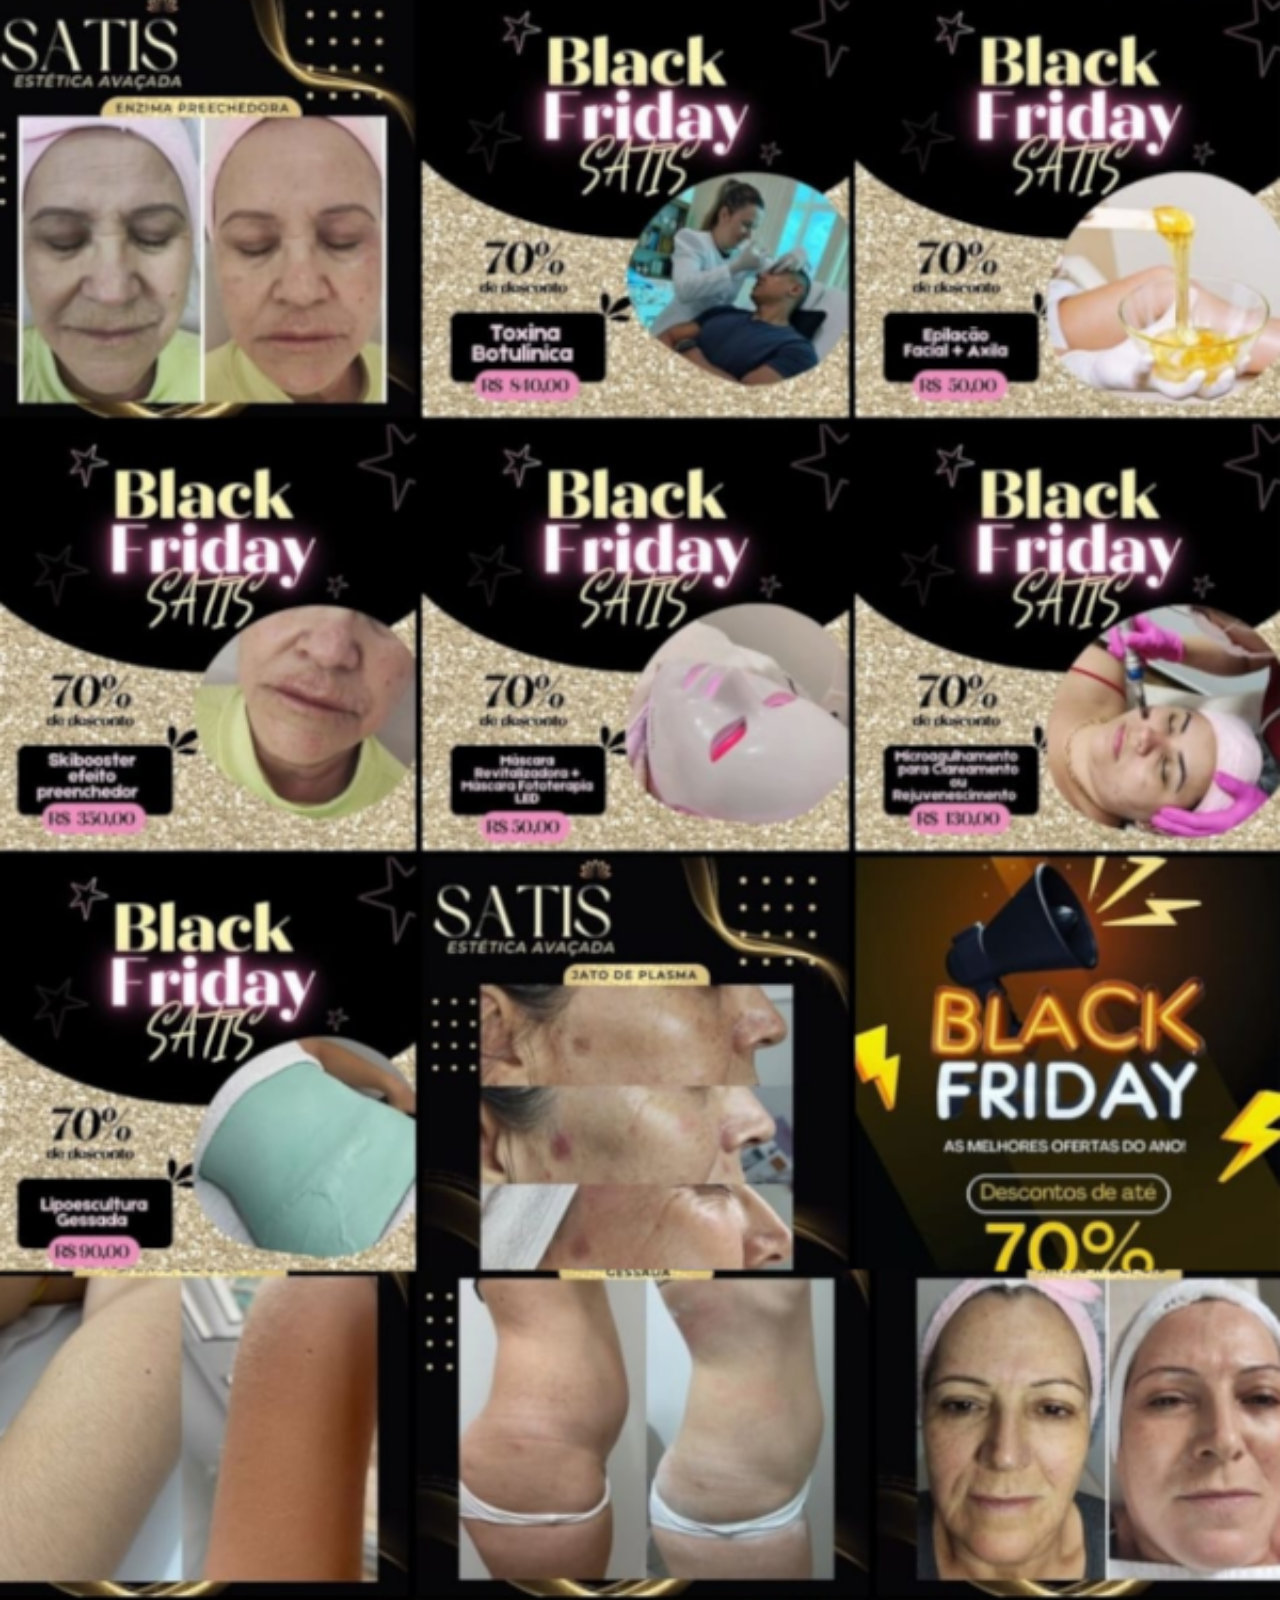
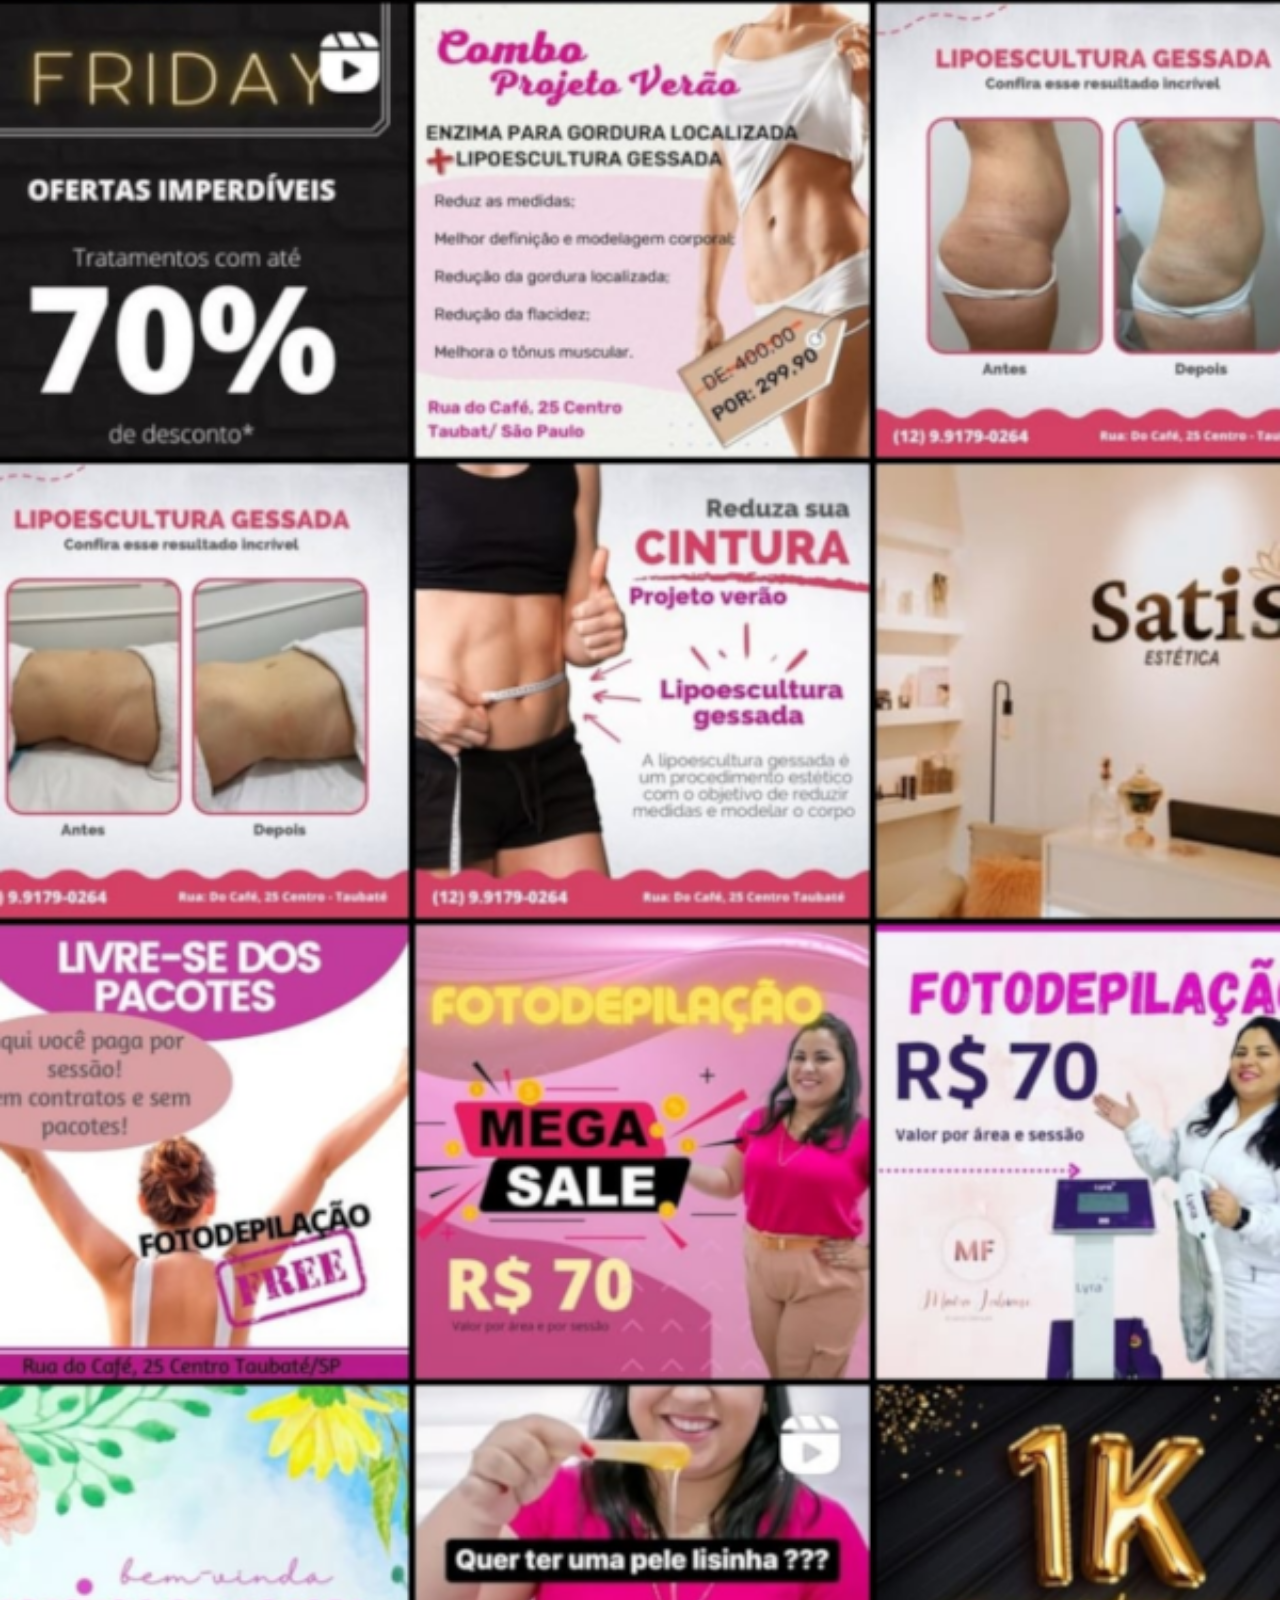
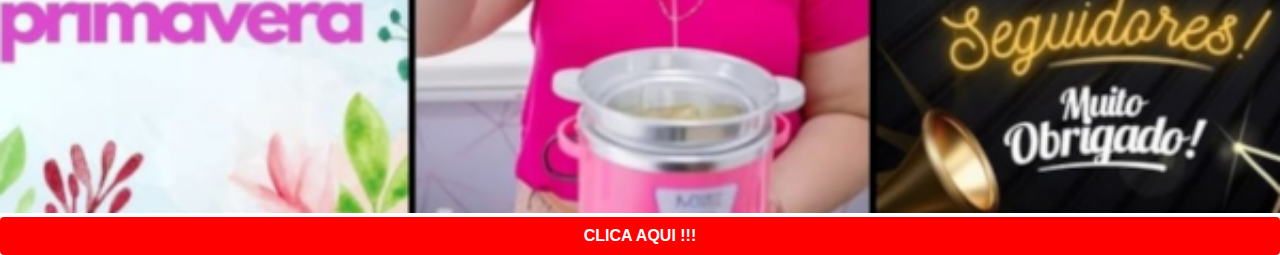
<file: instagram.html>
<!DOCTYPE html>
<html lang="pt-br">
<head>
    <meta charset="UTF-8">
    <meta http-equiv="X-UA-Compatible" content="IE=edge">
    <meta name="viewport" content="width=device-width, initial-scale=1.0">
    <link rel="stylesheet" href="estilos/social.css">
    <title>instagram</title>
</head>
<body>
    <img src="imagens/instagram-satis.png" alt="instagram">
    <a class="btn-pisca" href="https://www.instagram.com/satis_estetica_avancada/" target="_blank">CLICA AQUI !!!</a>
</body>
</html>
</file>
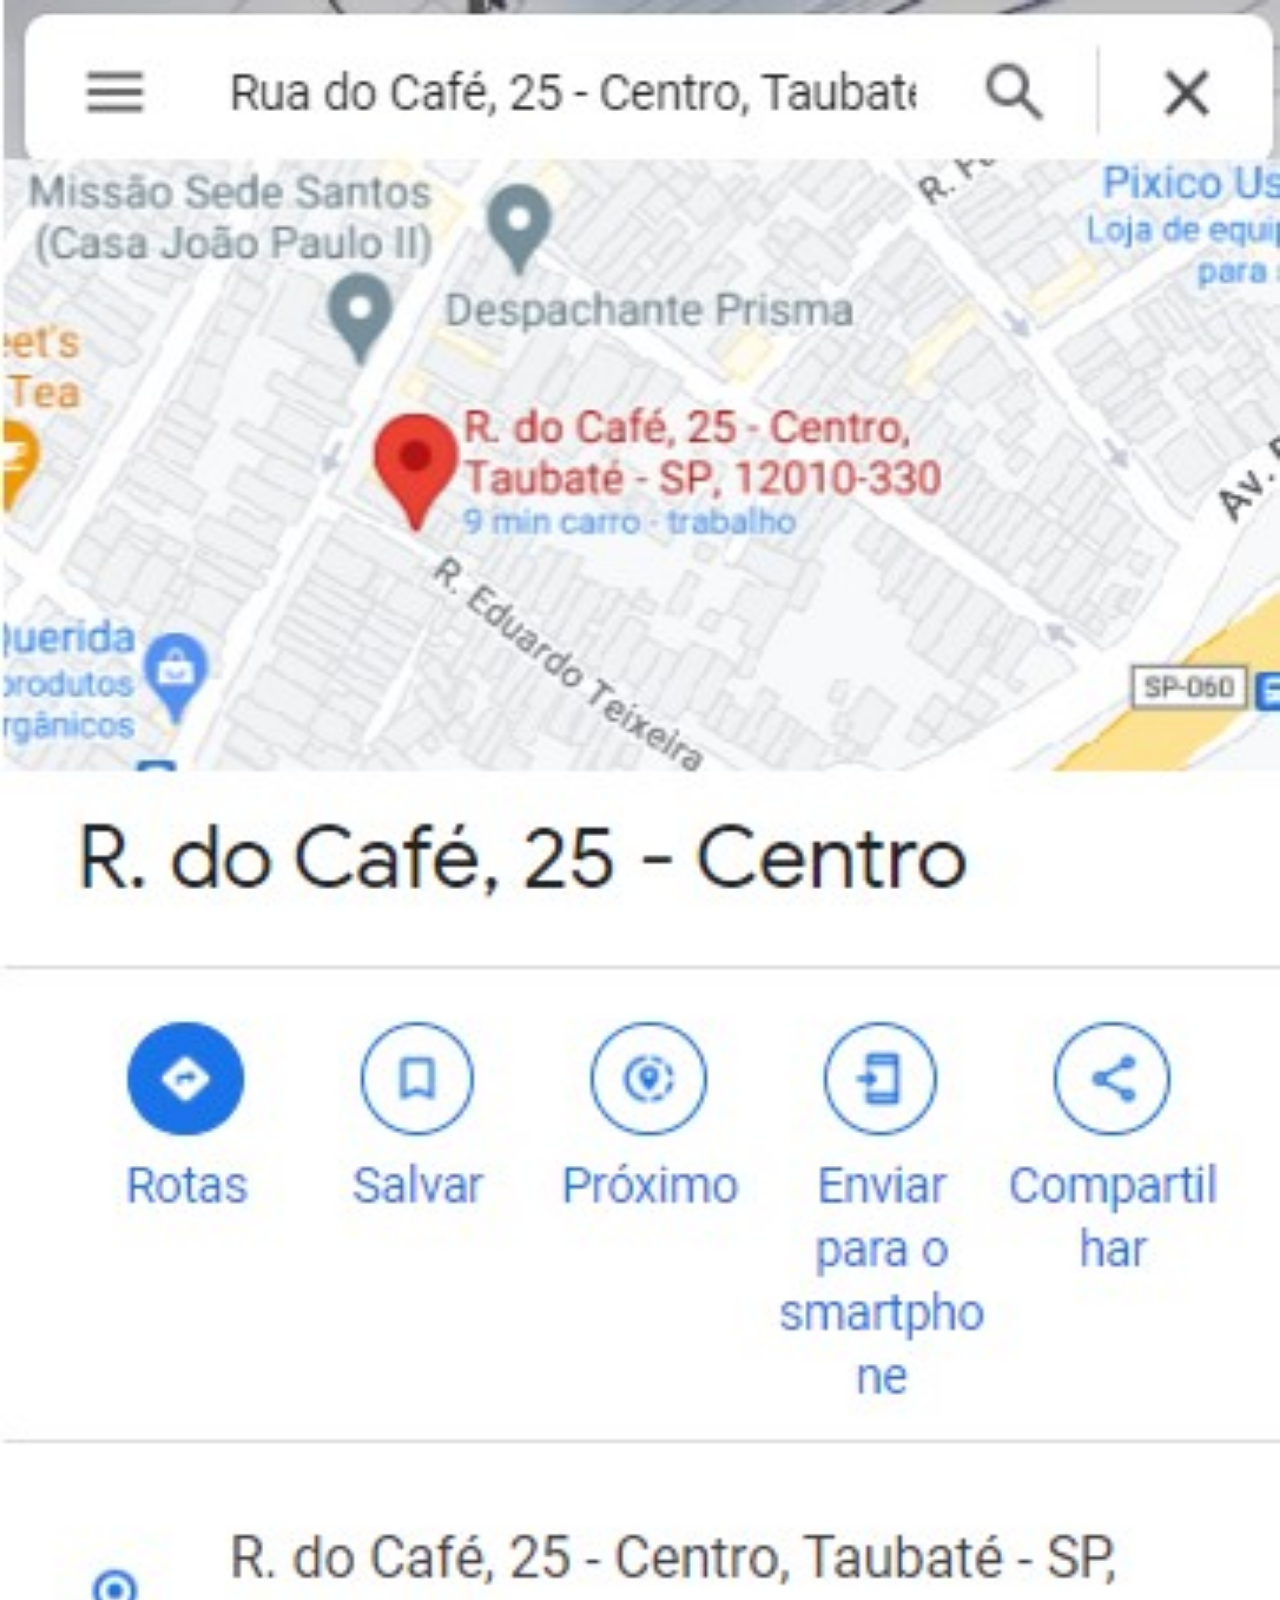
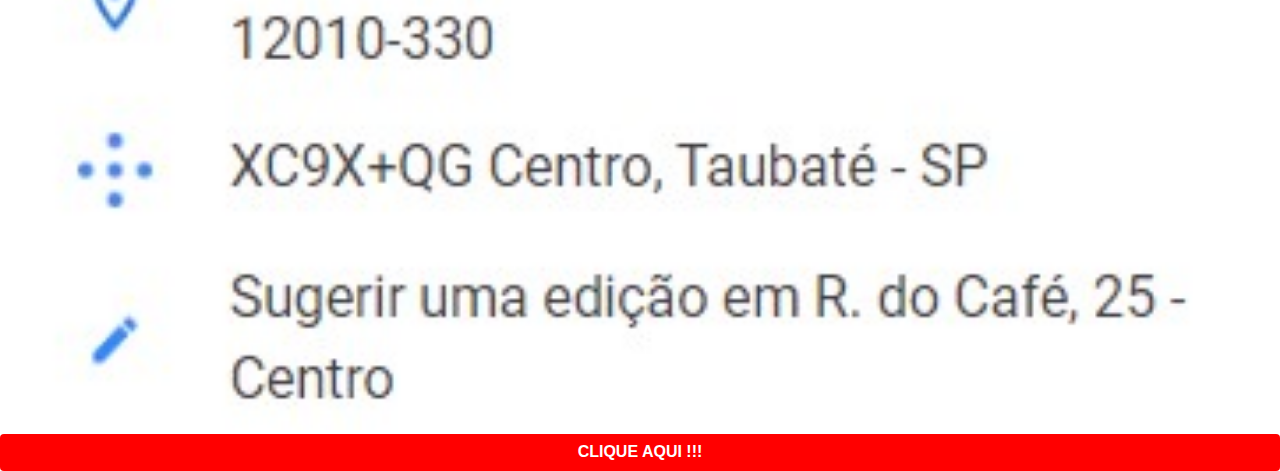
<file: localizacao.html>
<!DOCTYPE html>
<html lang="pt-br">
<head>
    <meta charset="UTF-8">
    <meta http-equiv="X-UA-Compatible" content="IE=edge">
    <meta name="viewport" content="width=device-width, initial-scale=1.0">
    <link rel="stylesheet" href="estilos/social.css">
    <title>facebook</title>
</head>
<body>
    <img src="imagens/tela-localizacaot_maps1.jpg" alt="localização">
    <a class="btn-pisca" href="https://goo.gl/maps/GtSGQ7Q4ZUiRQ89s7" target="_blank">CLIQUE AQUI !!!</a>
</body>
</html>
</file>
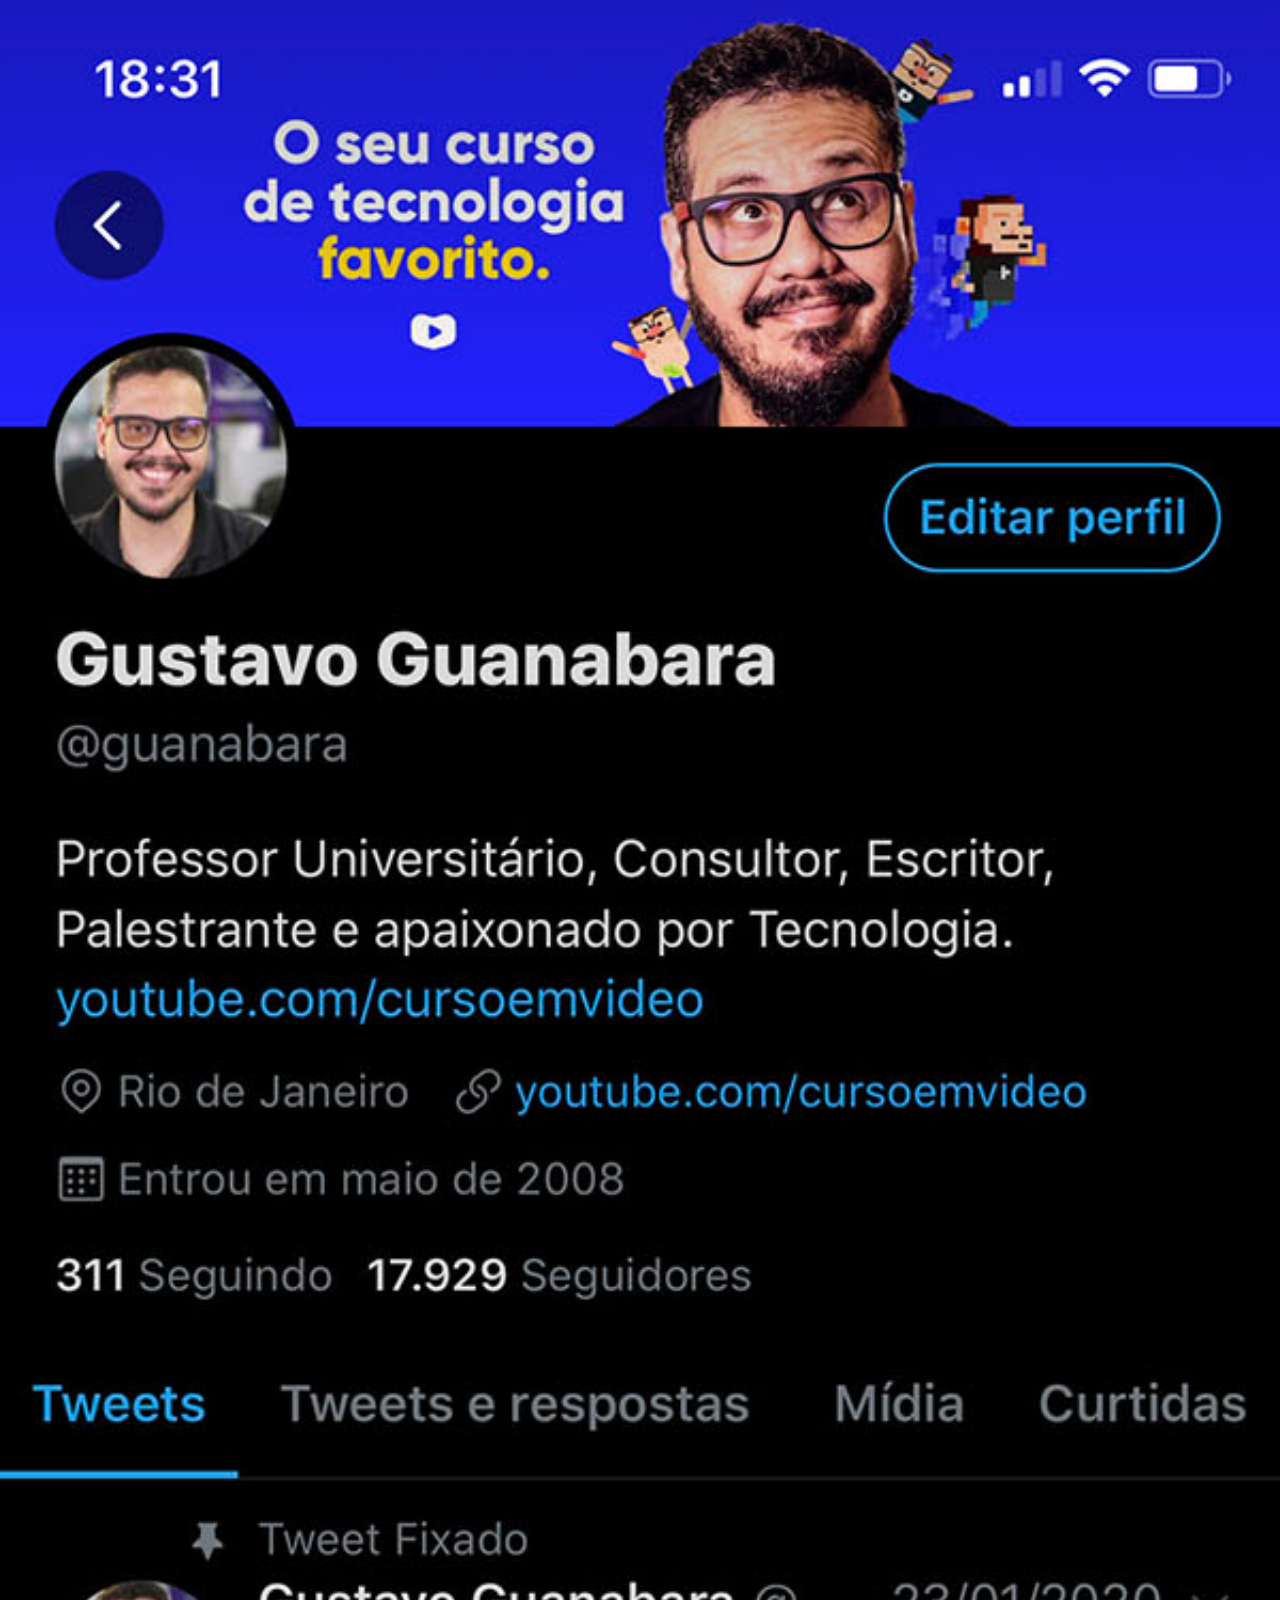
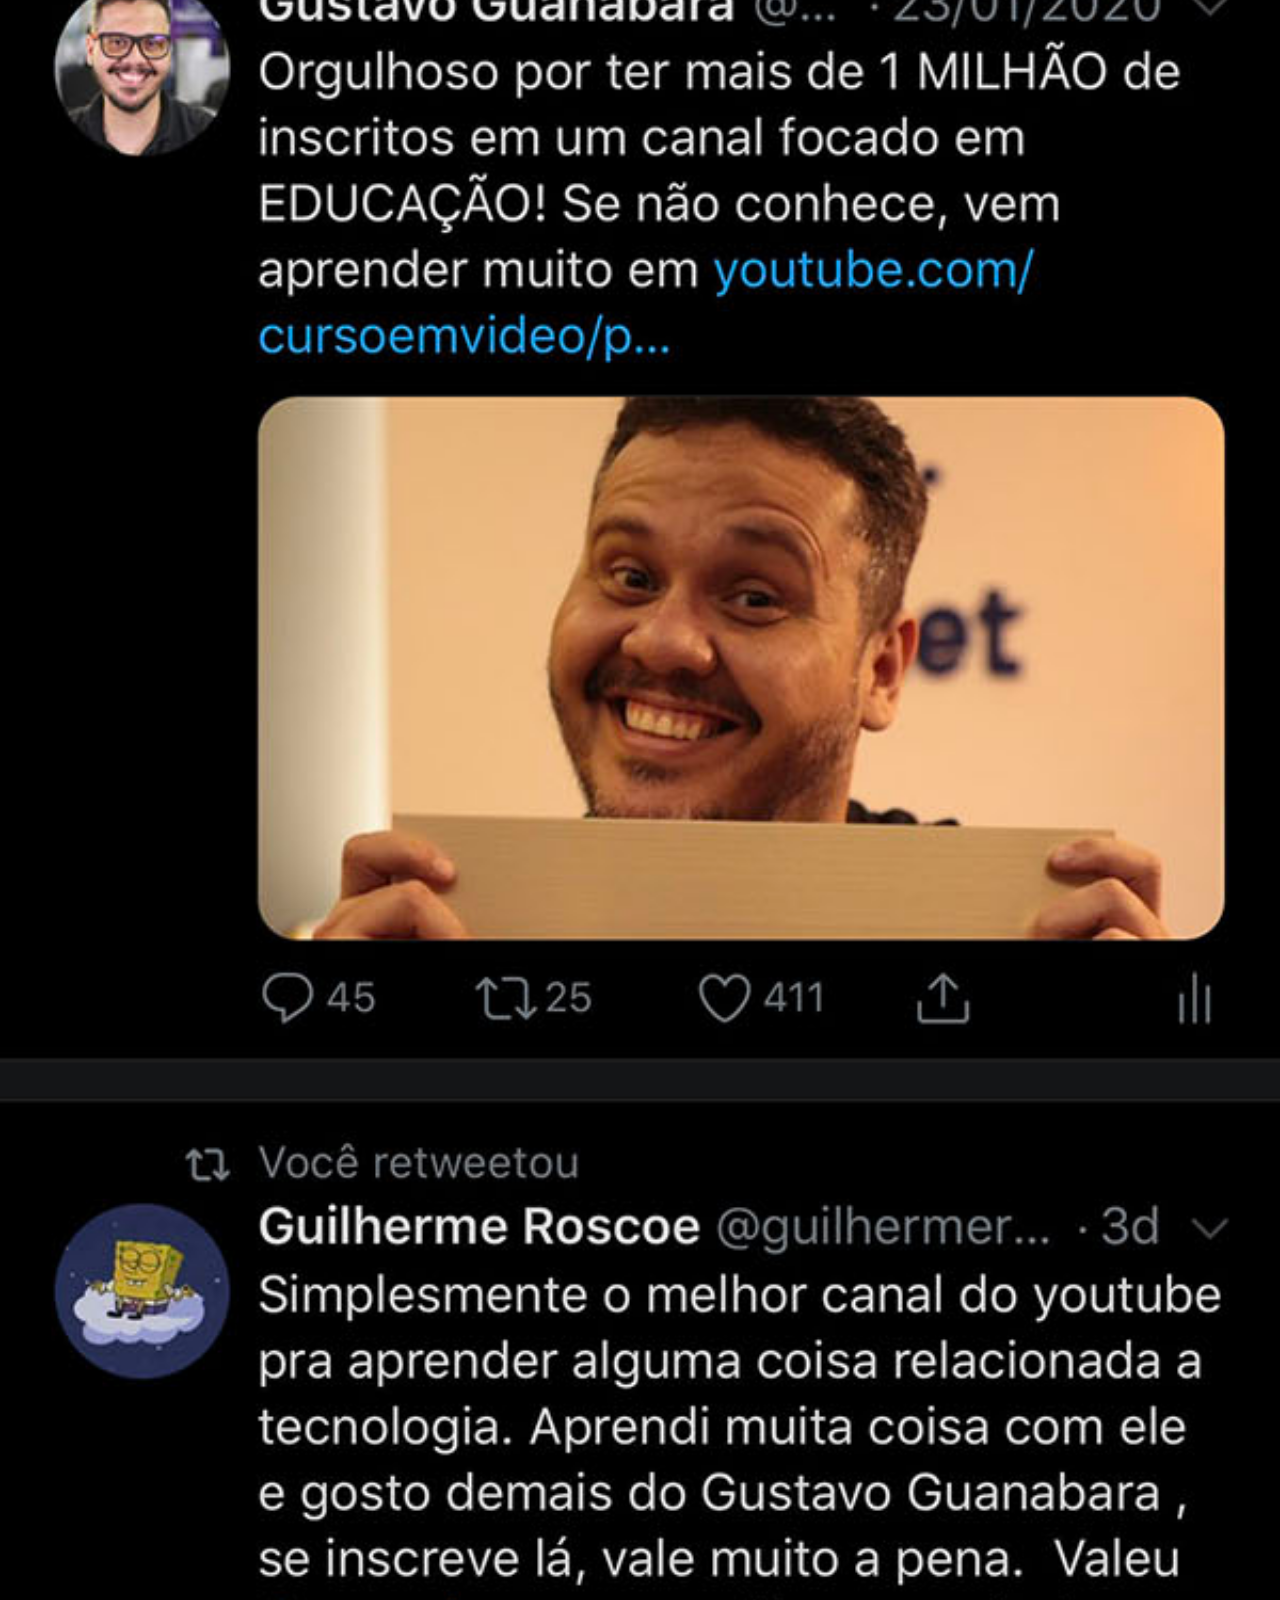
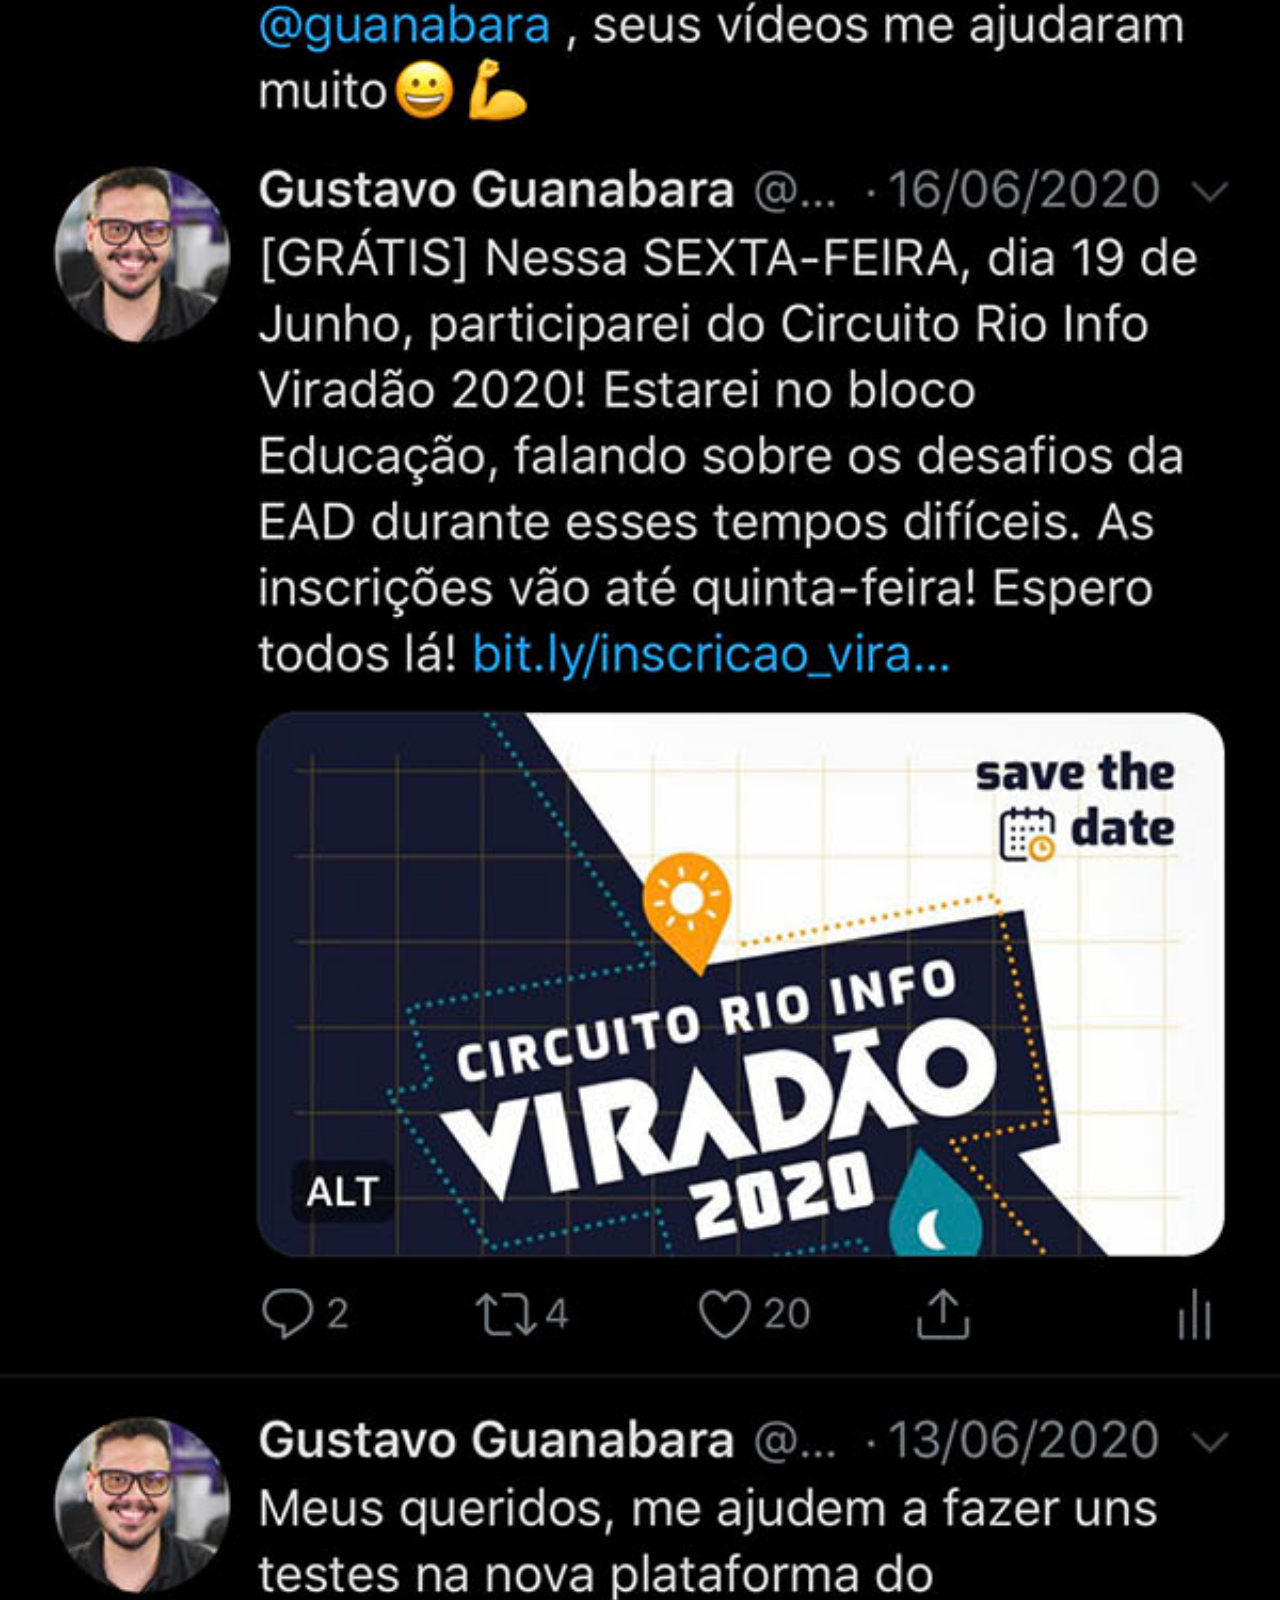
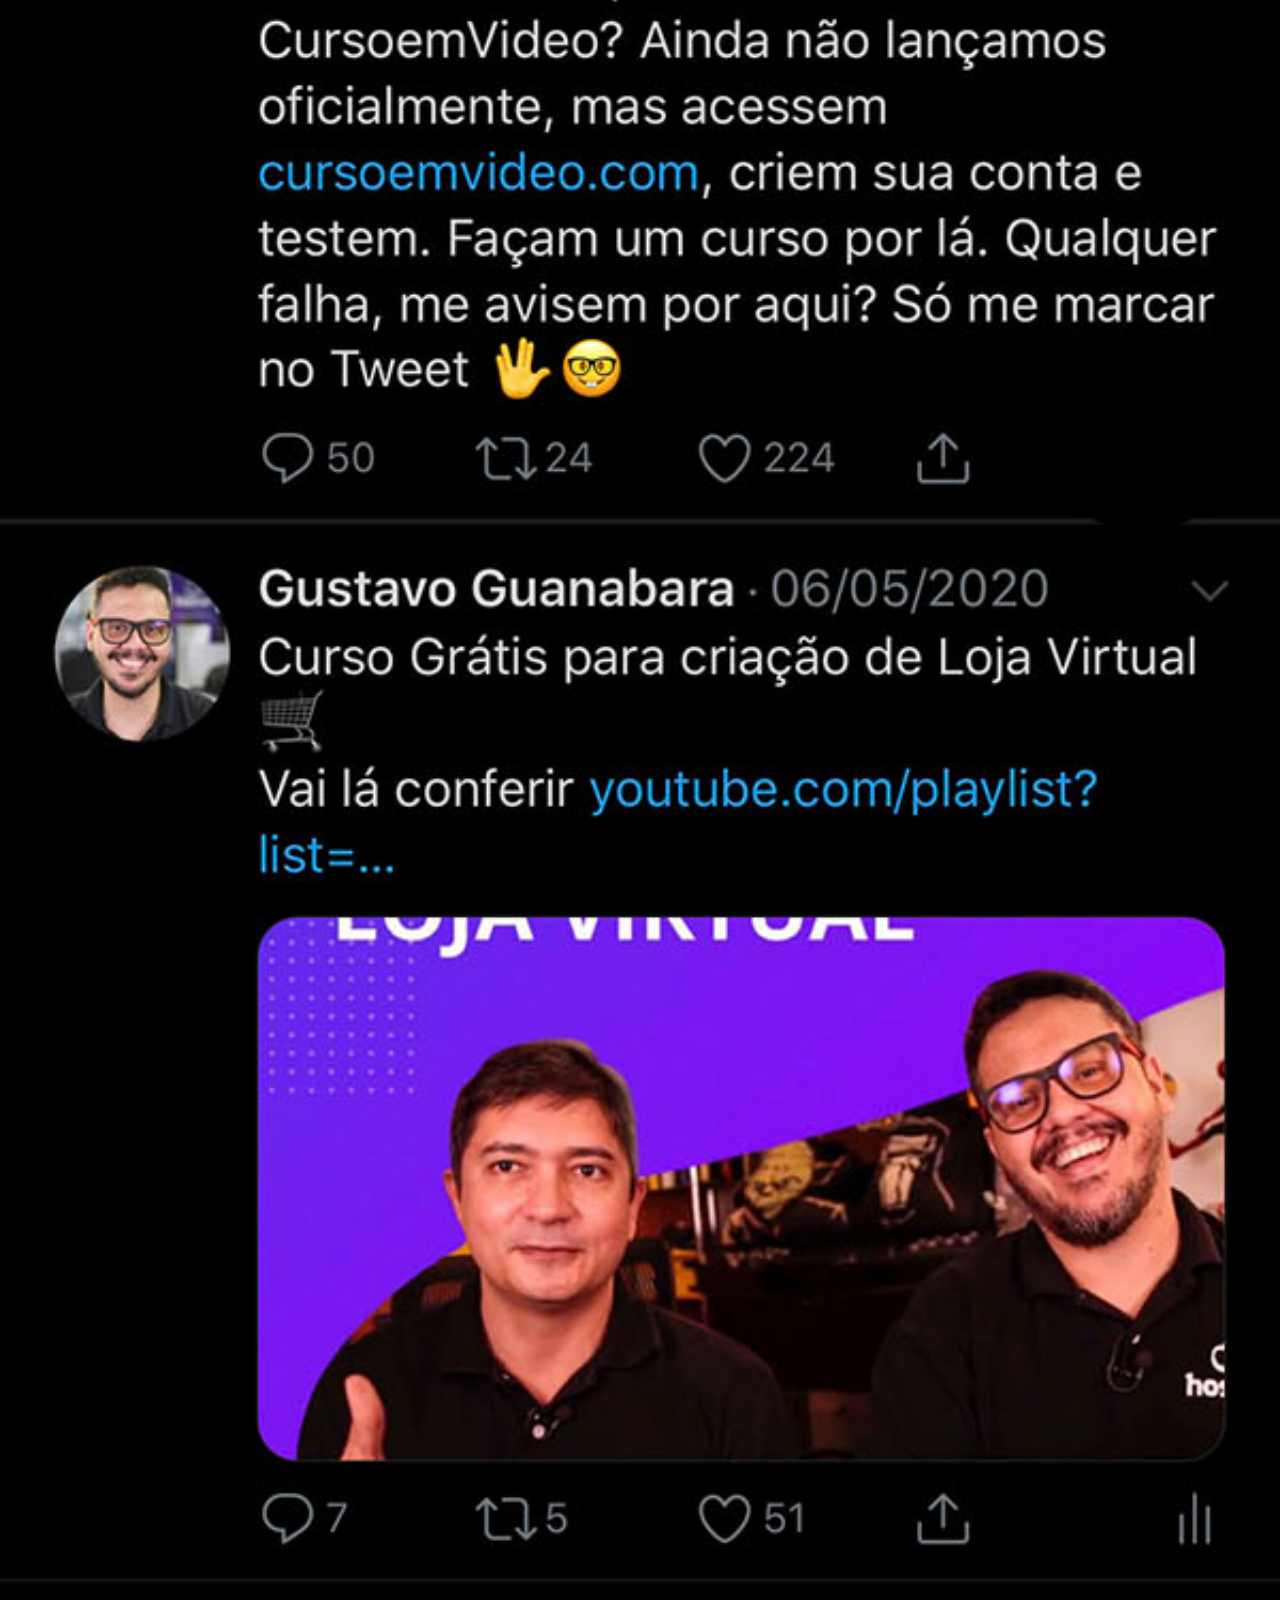
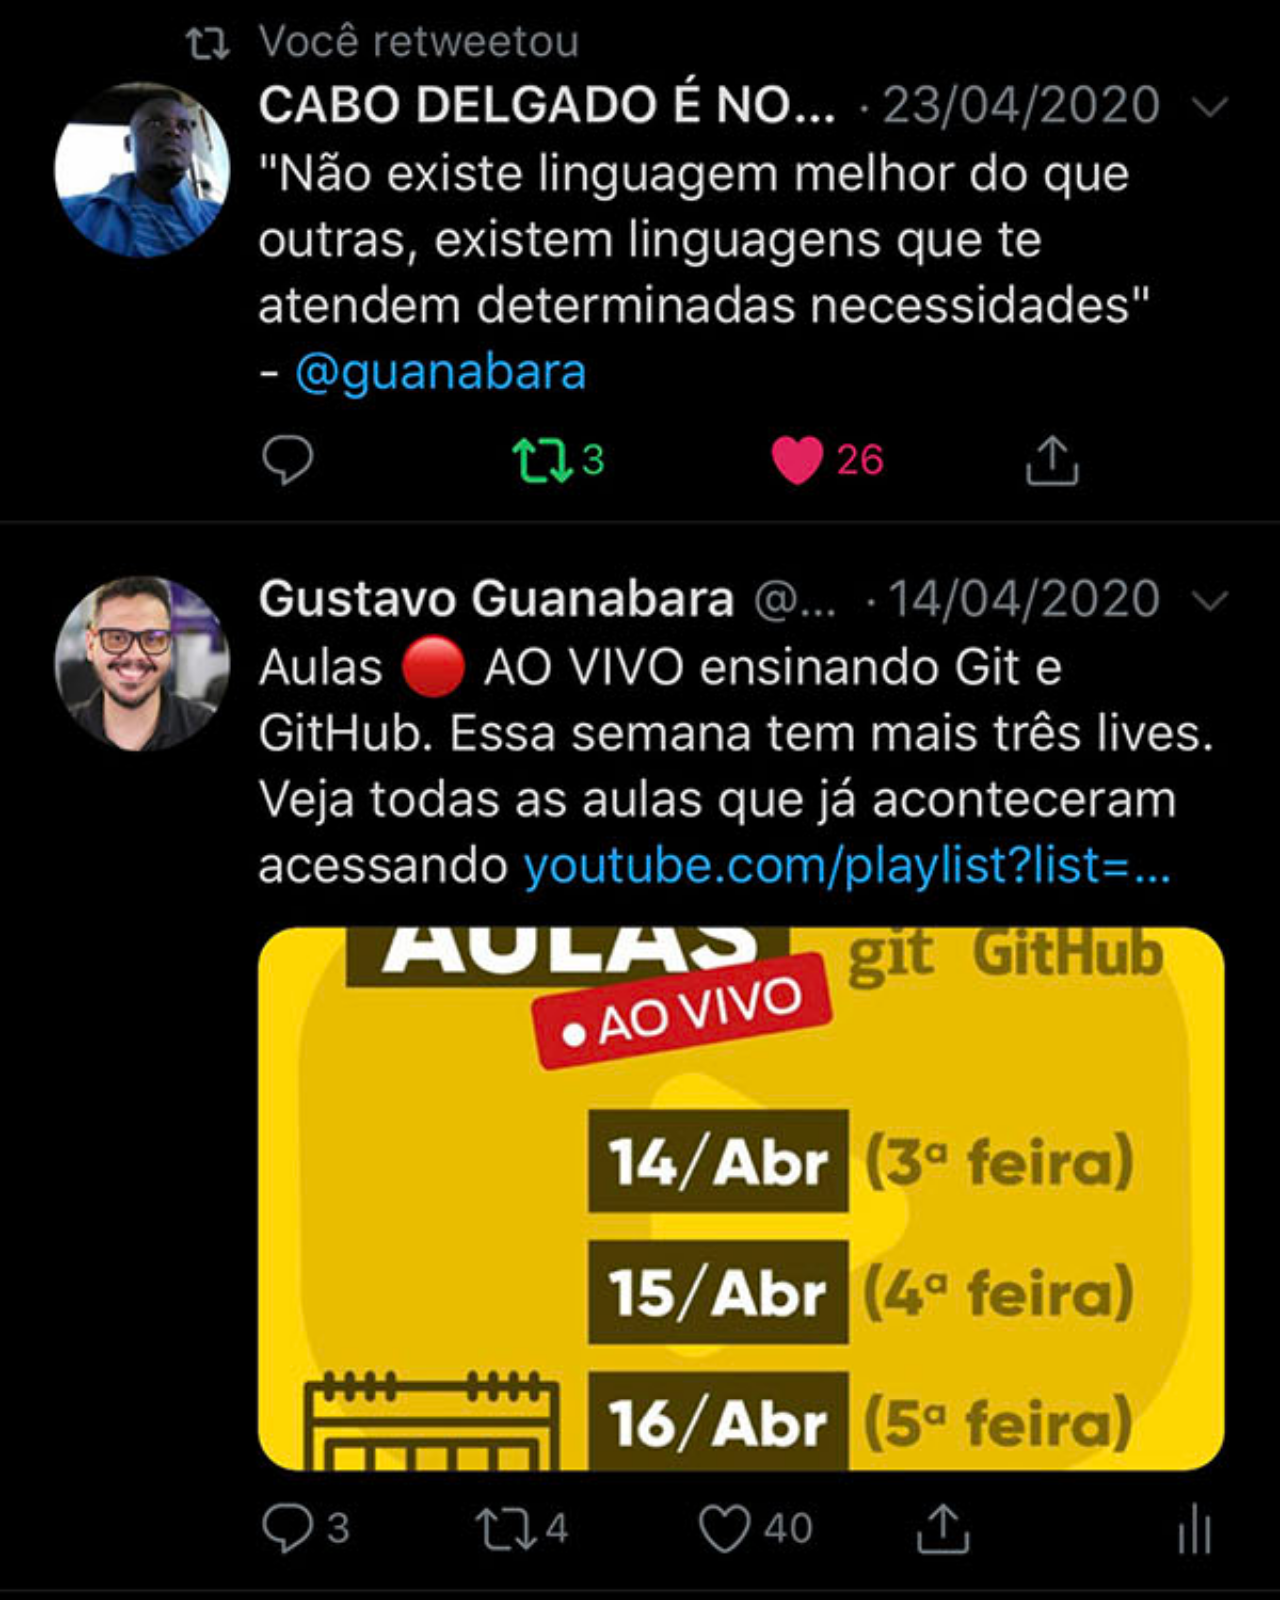
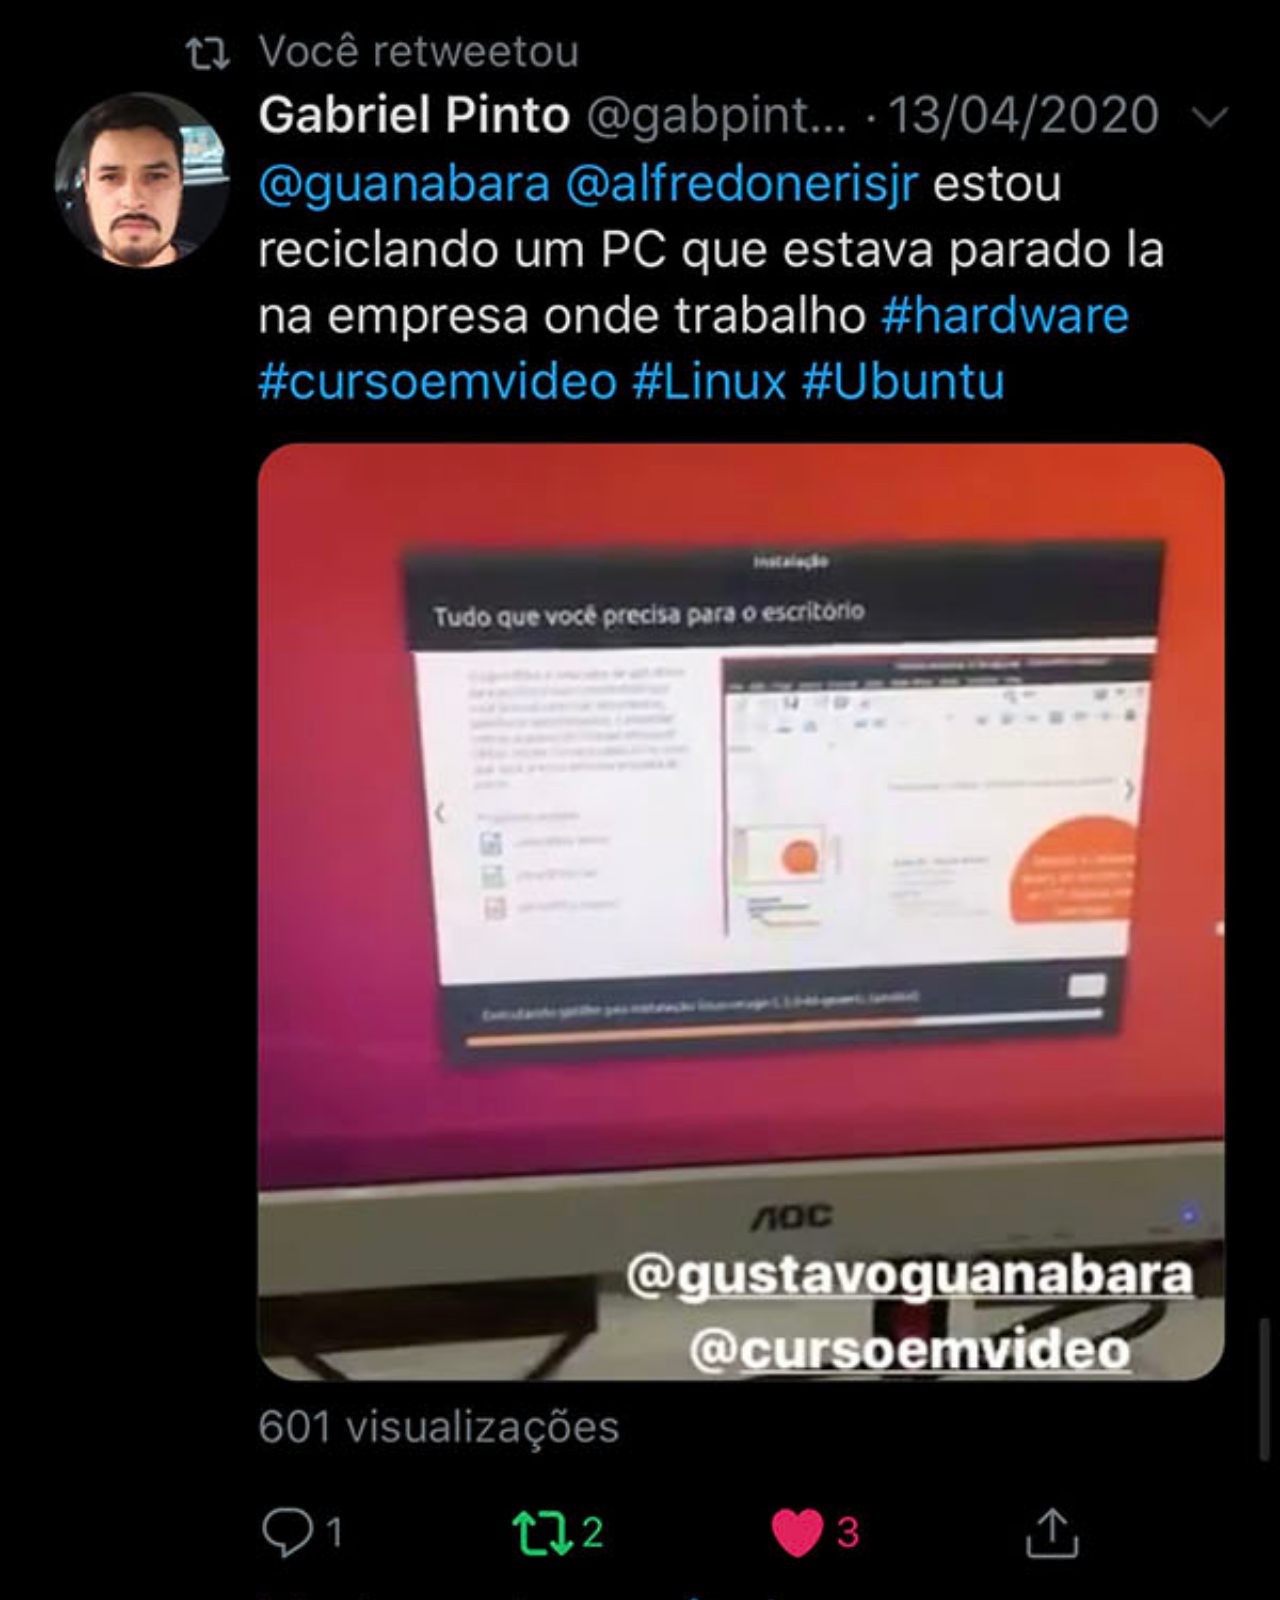
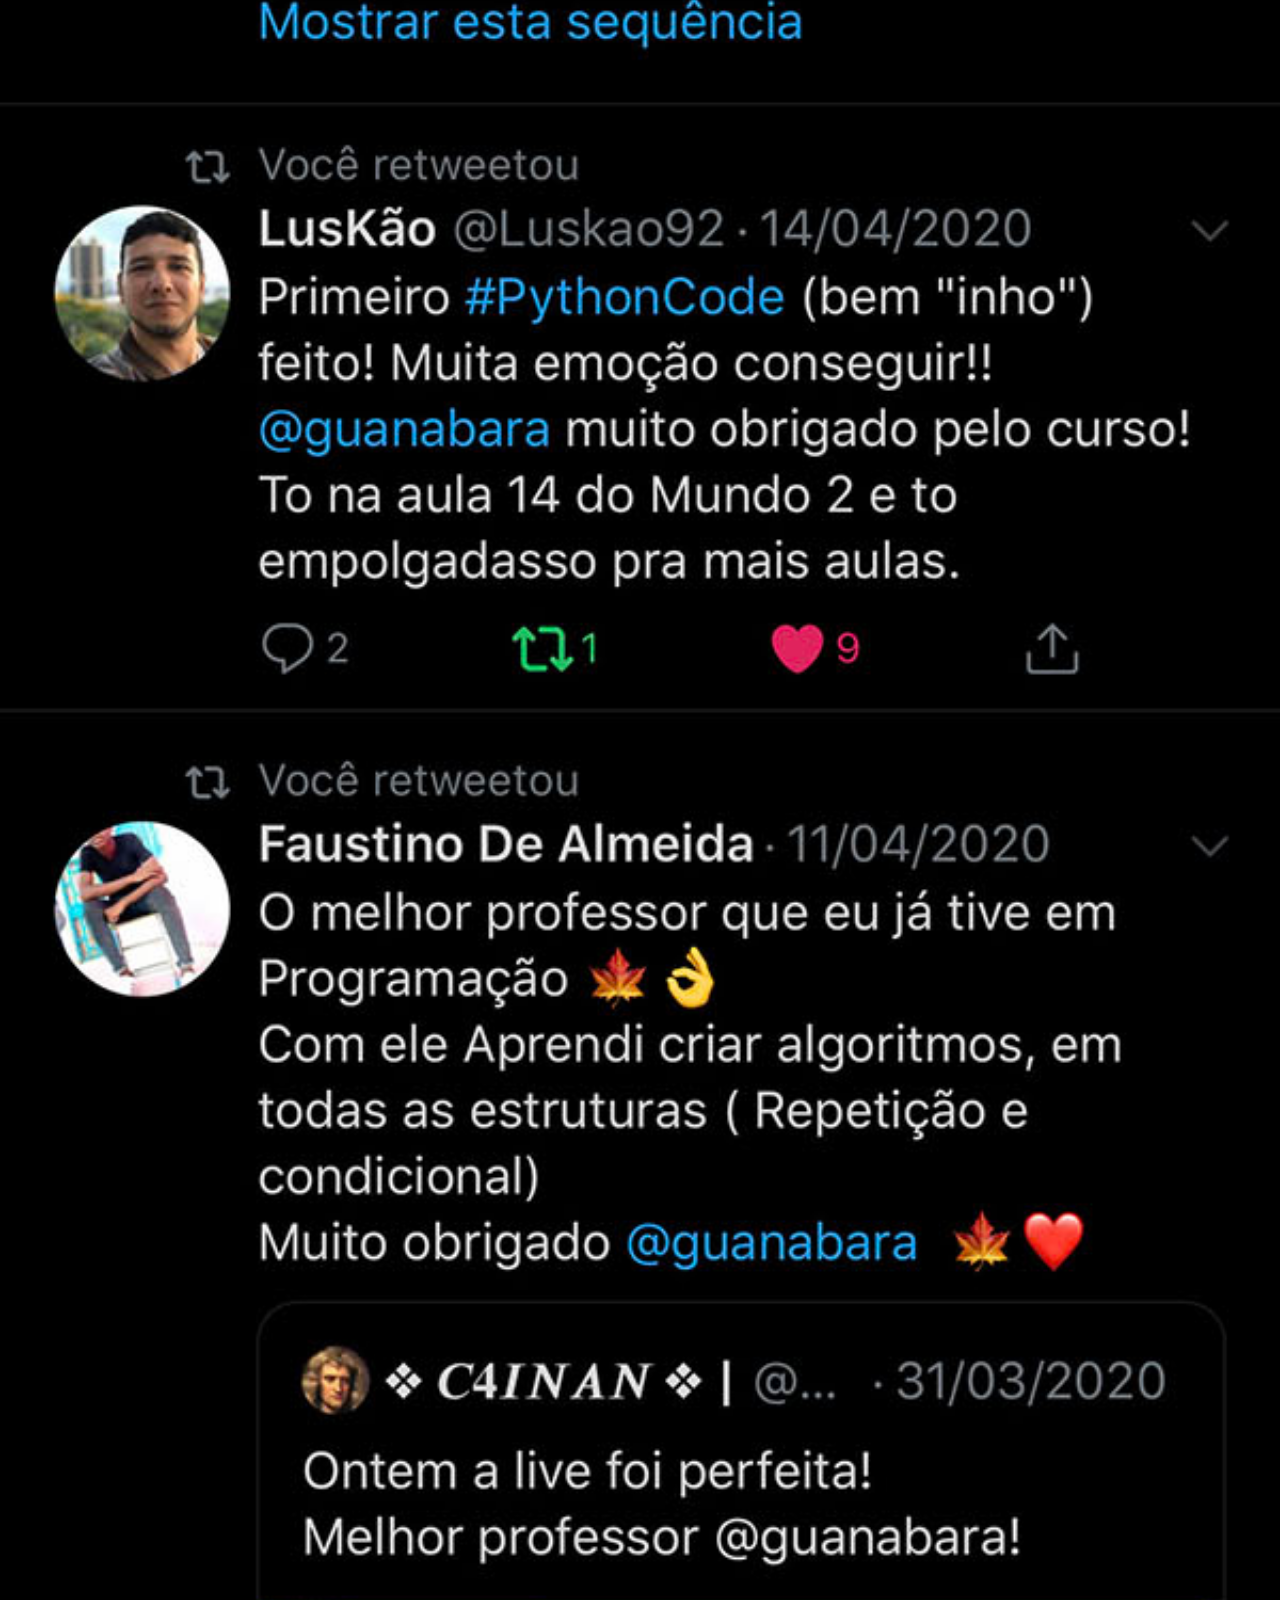
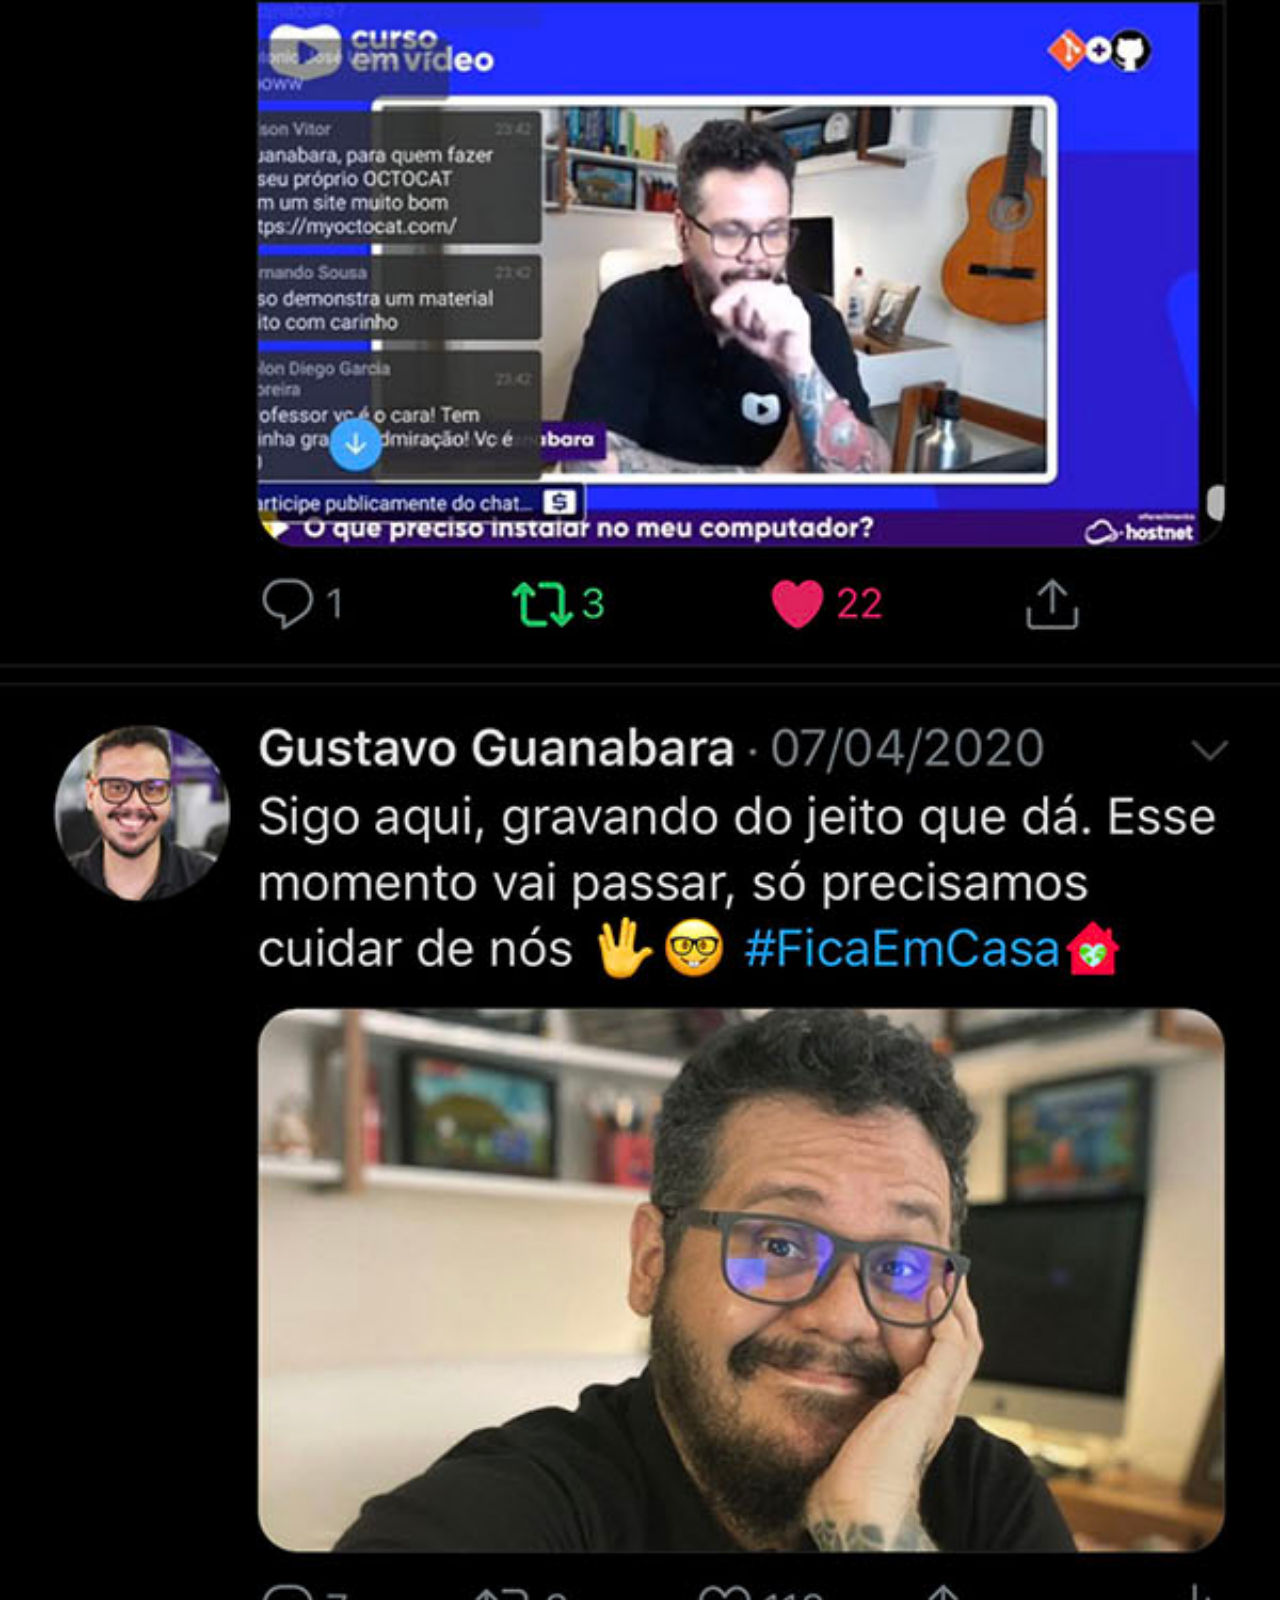
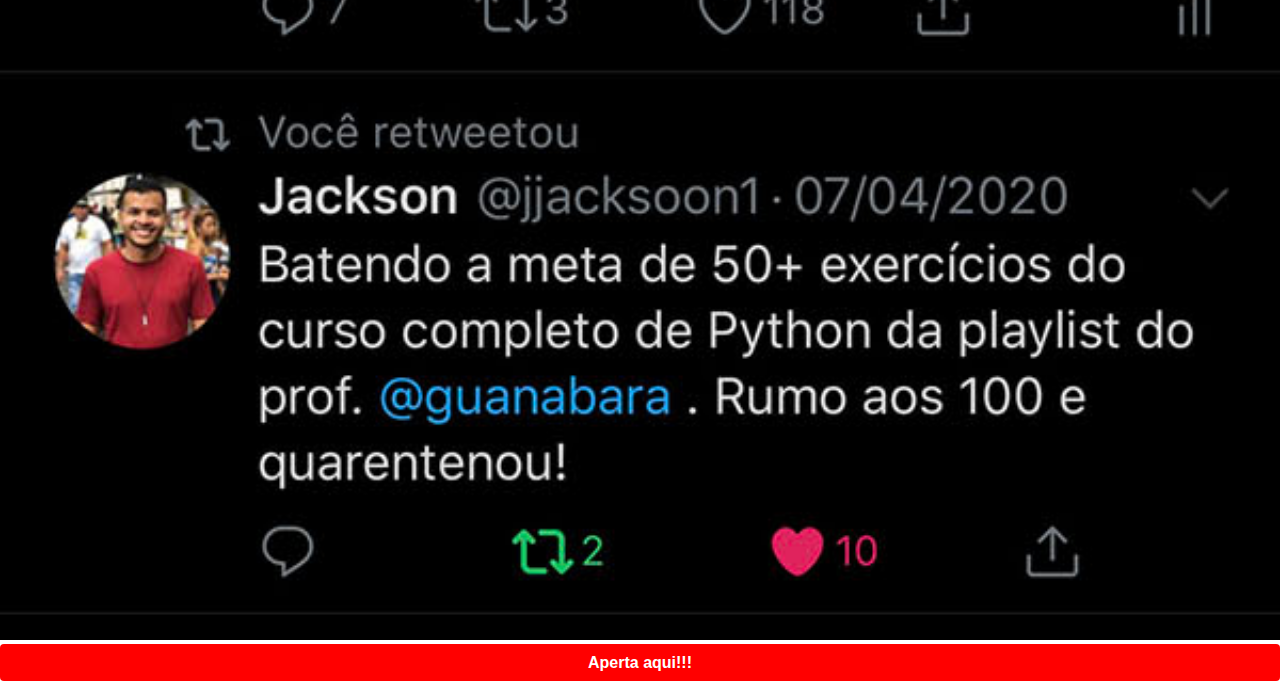
<file: twiteer.html>
<!DOCTYPE html>
<html lang="pt-br">
<head>
    <meta charset="UTF-8">
    <meta http-equiv="X-UA-Compatible" content="IE=edge">
    <meta name="viewport" content="width=device-width, initial-scale=1.0">
    <link rel="stylesheet" href="estilos/social.css">
    <title>Twiteer</title>
</head>
<body>
    <img src="imagens/tela-twitter.jpg" alt="twiteer">
    <a href="https://twitter.com/" target="_blank">Aperta aqui!!!</a>
</body>
</html>
</file>
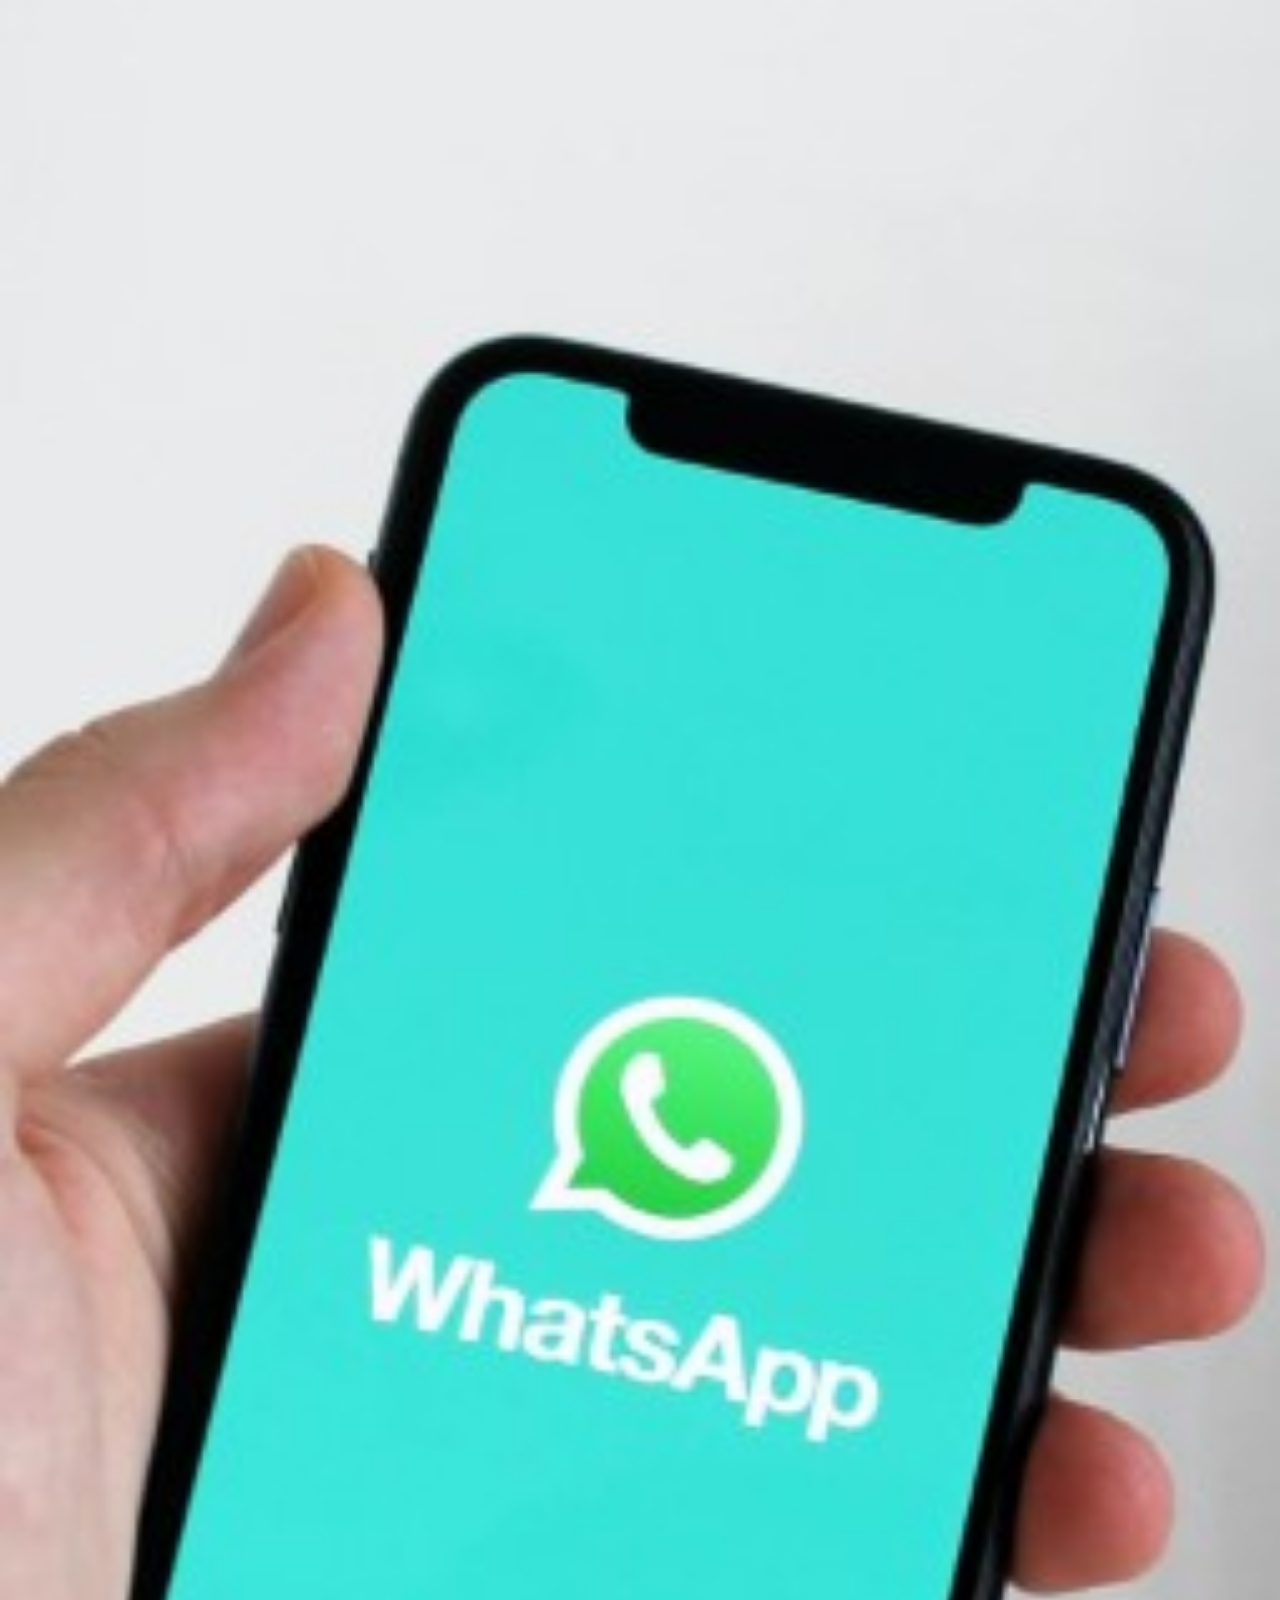
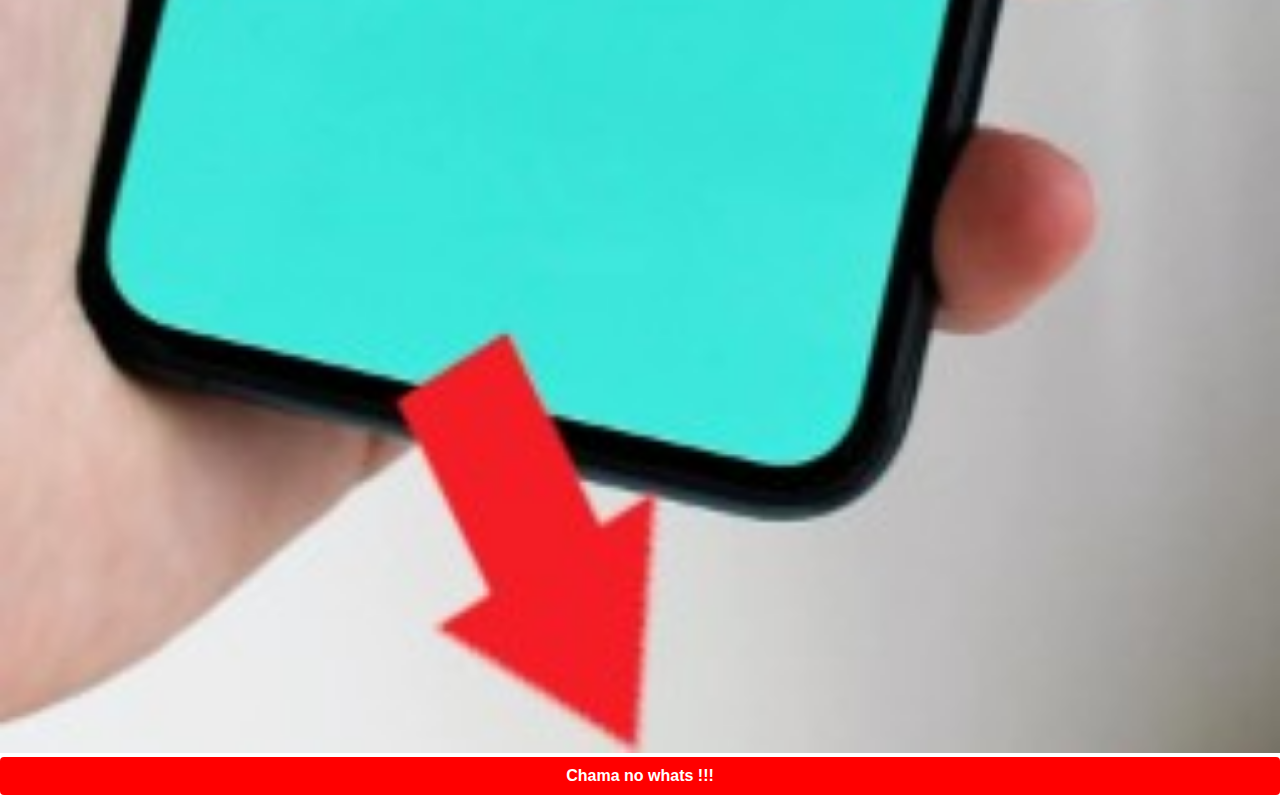
<file: whats.html>
<!DOCTYPE html>
<html lang="pt-br">
<head>
    <meta charset="UTF-8">
    <meta http-equiv="X-UA-Compatible" content="IE=edge">
    <meta name="viewport" content="width=device-width, initial-scale=1.0">
    <link rel="stylesheet" href="estilos/social.css">
    <title>Whats</title>
</head>
<body>
    <img src="imagens/tela-whats.jpg" alt="twiteer">
    <a class="btn-pisca" href="https://api.whatsapp.com/send?phone=5512991790264&text=Quero+falar+com+Studio+Depilar" target="_blank">Chama no whats !!!</a>
</body>
</html>
</file>
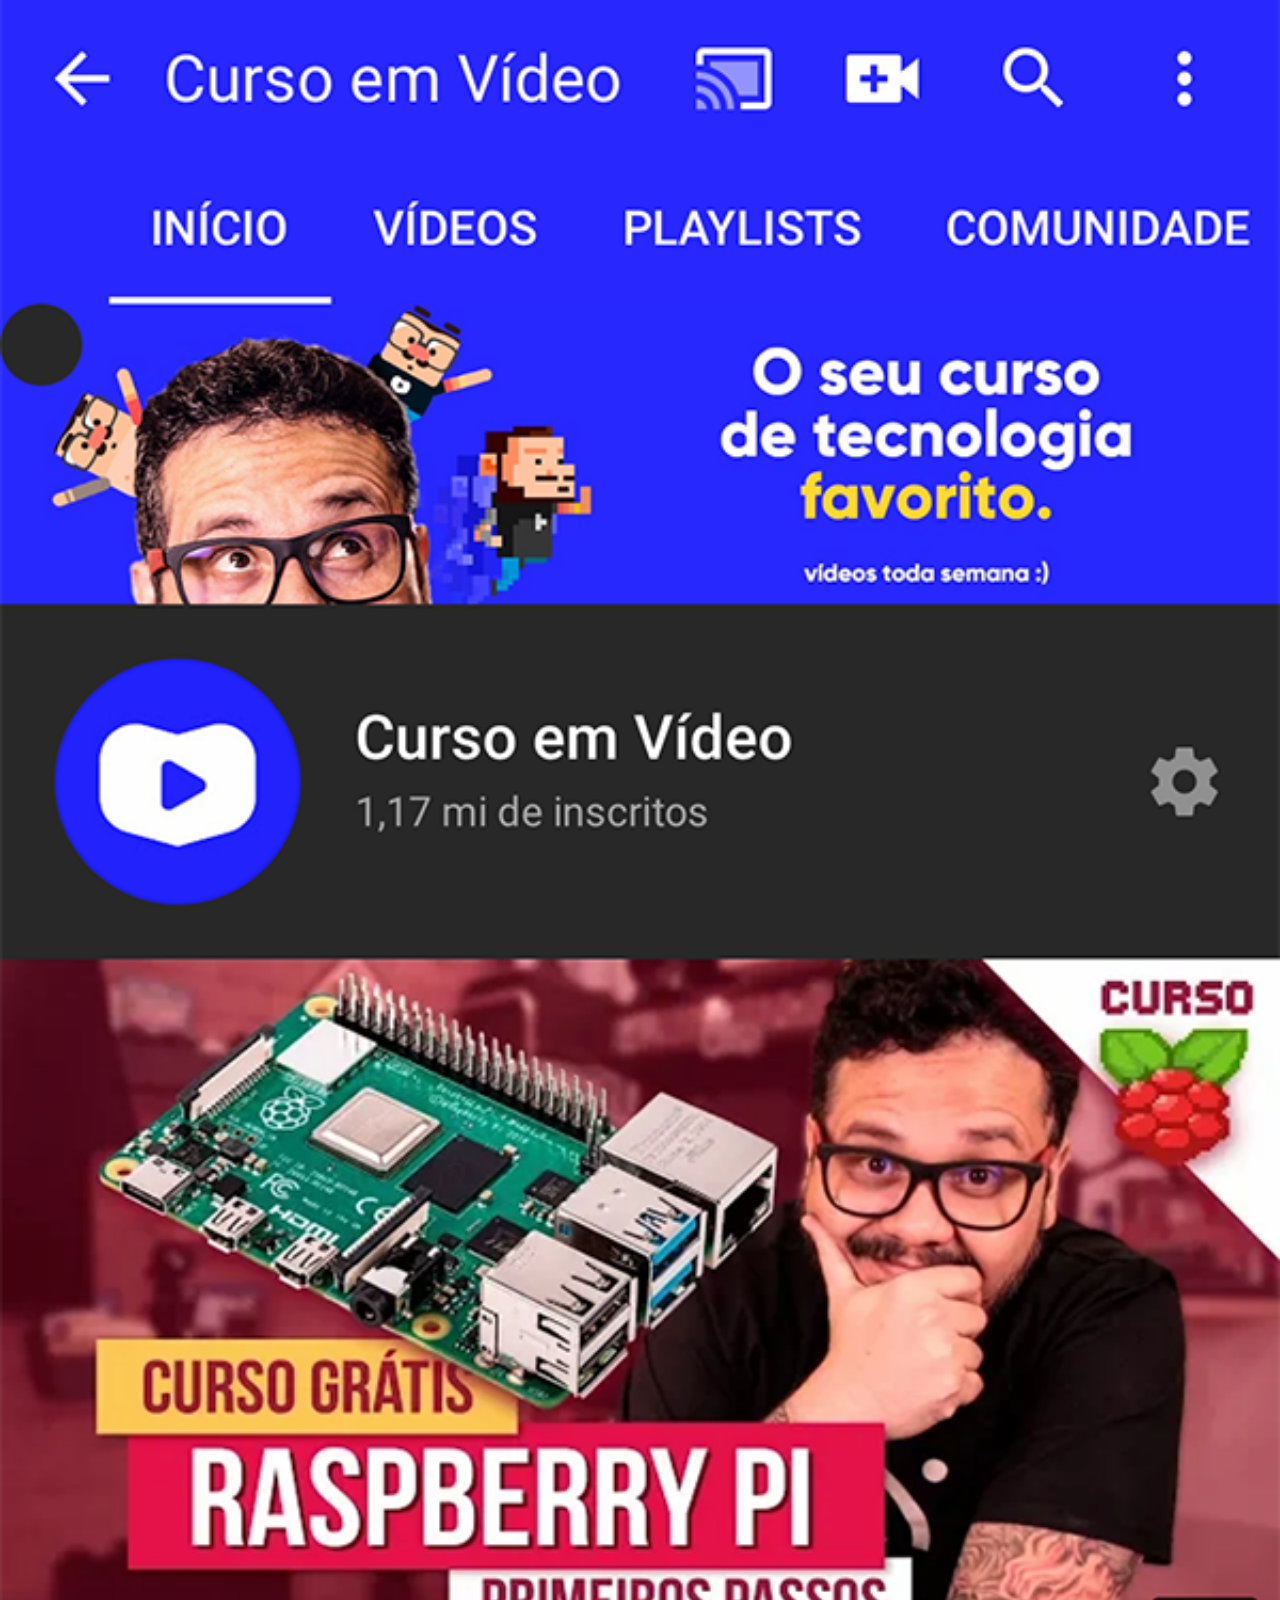
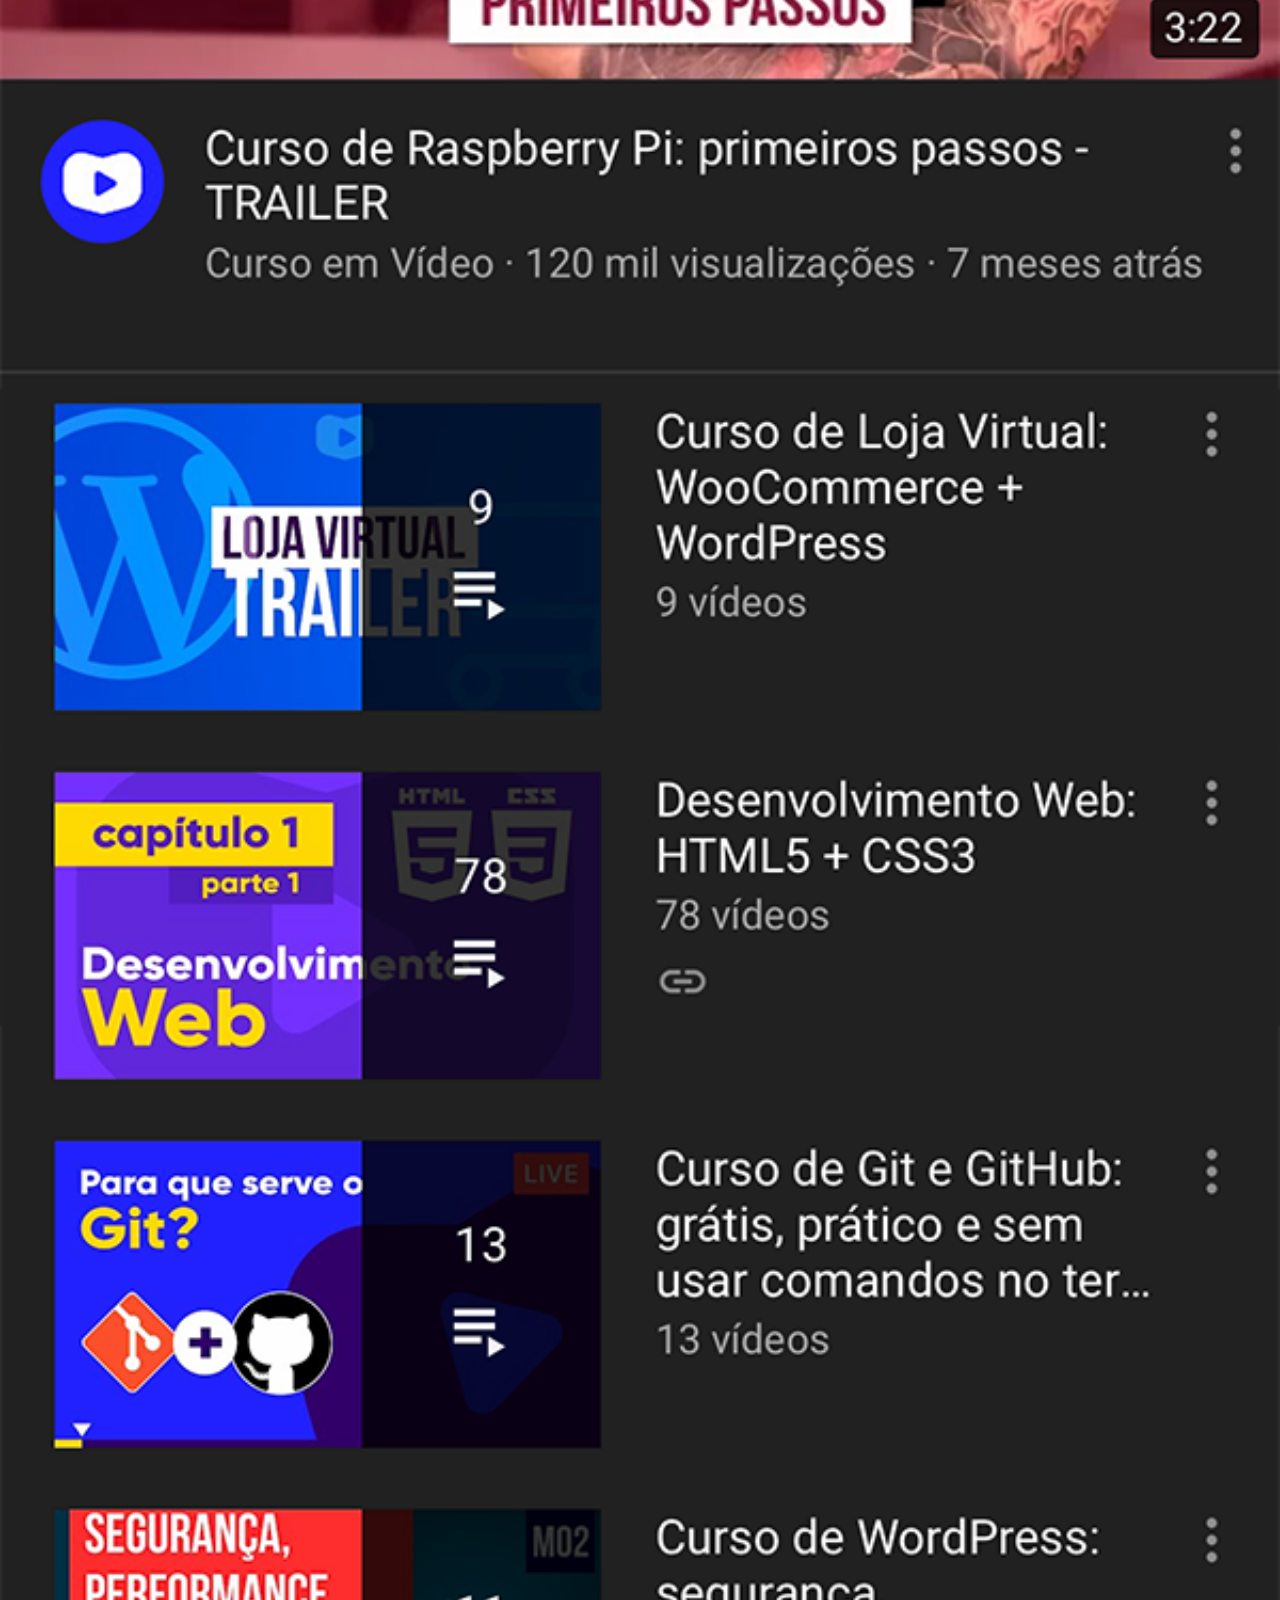
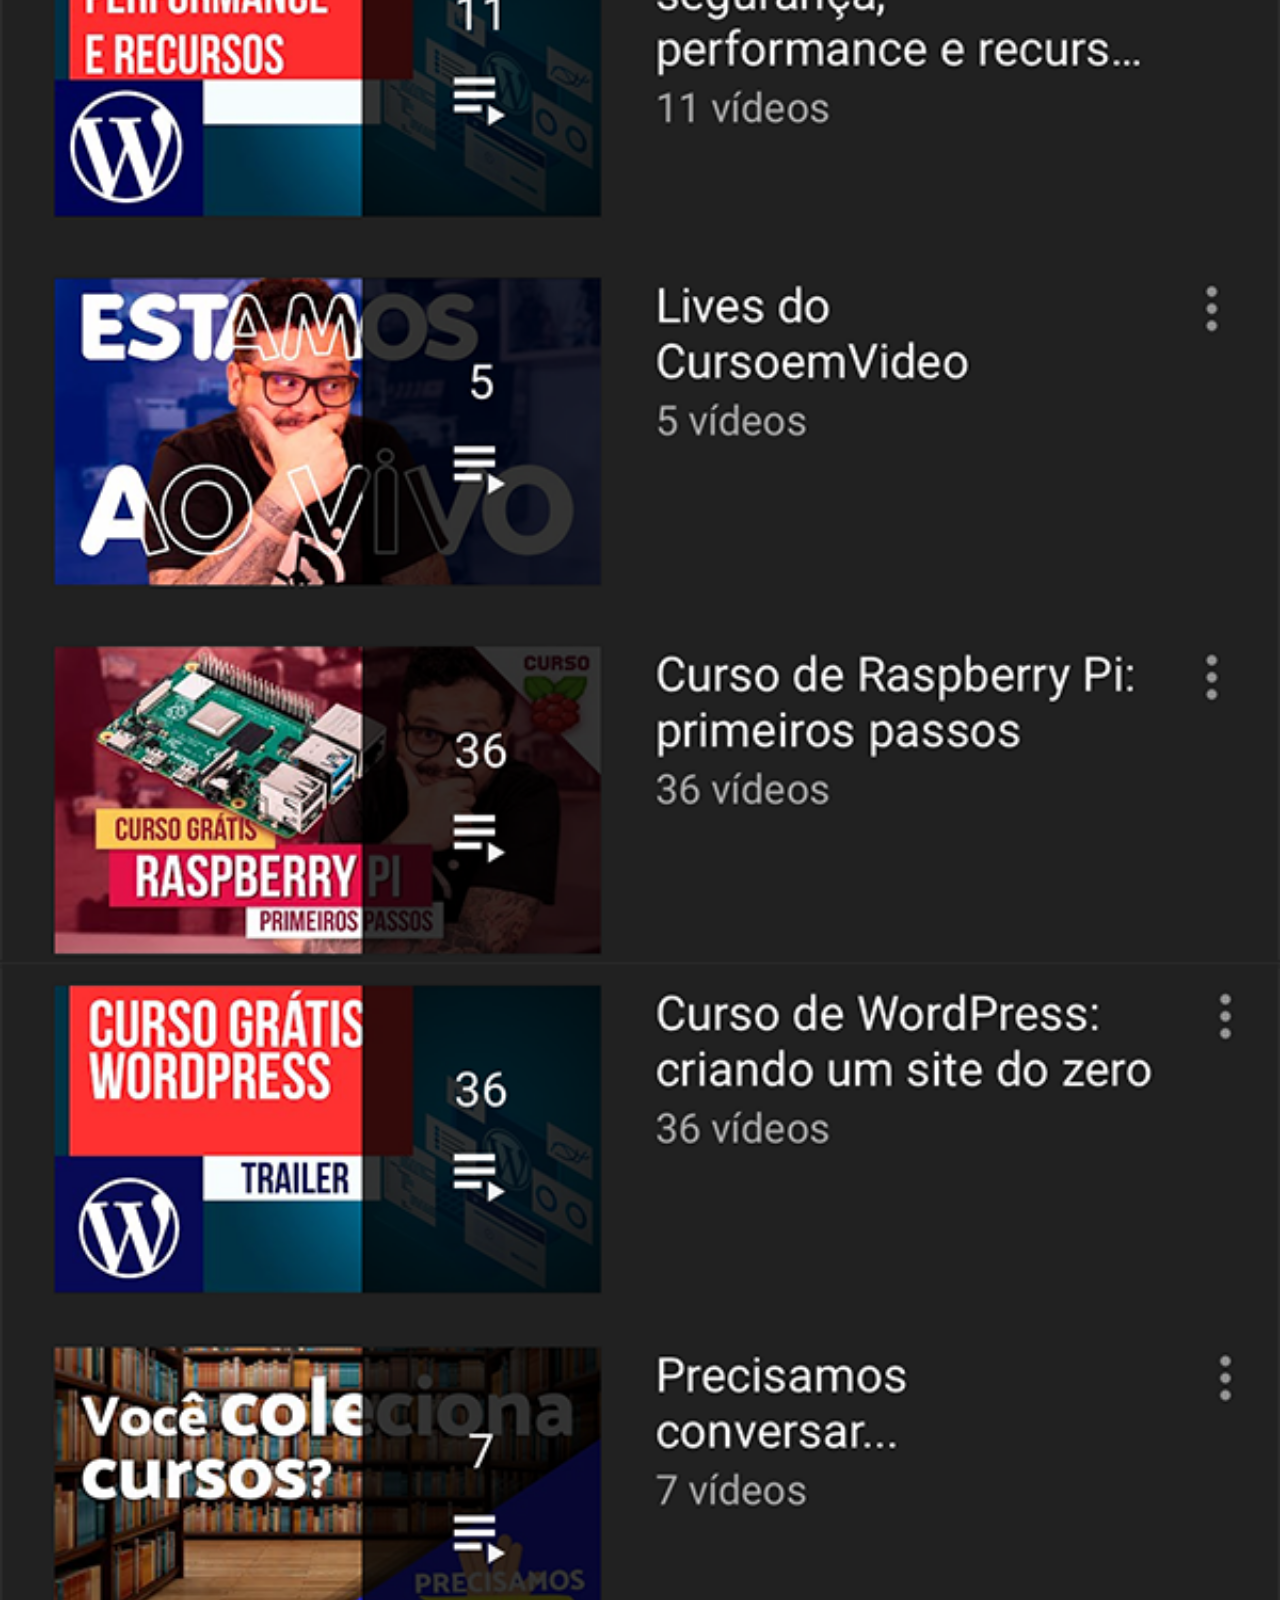
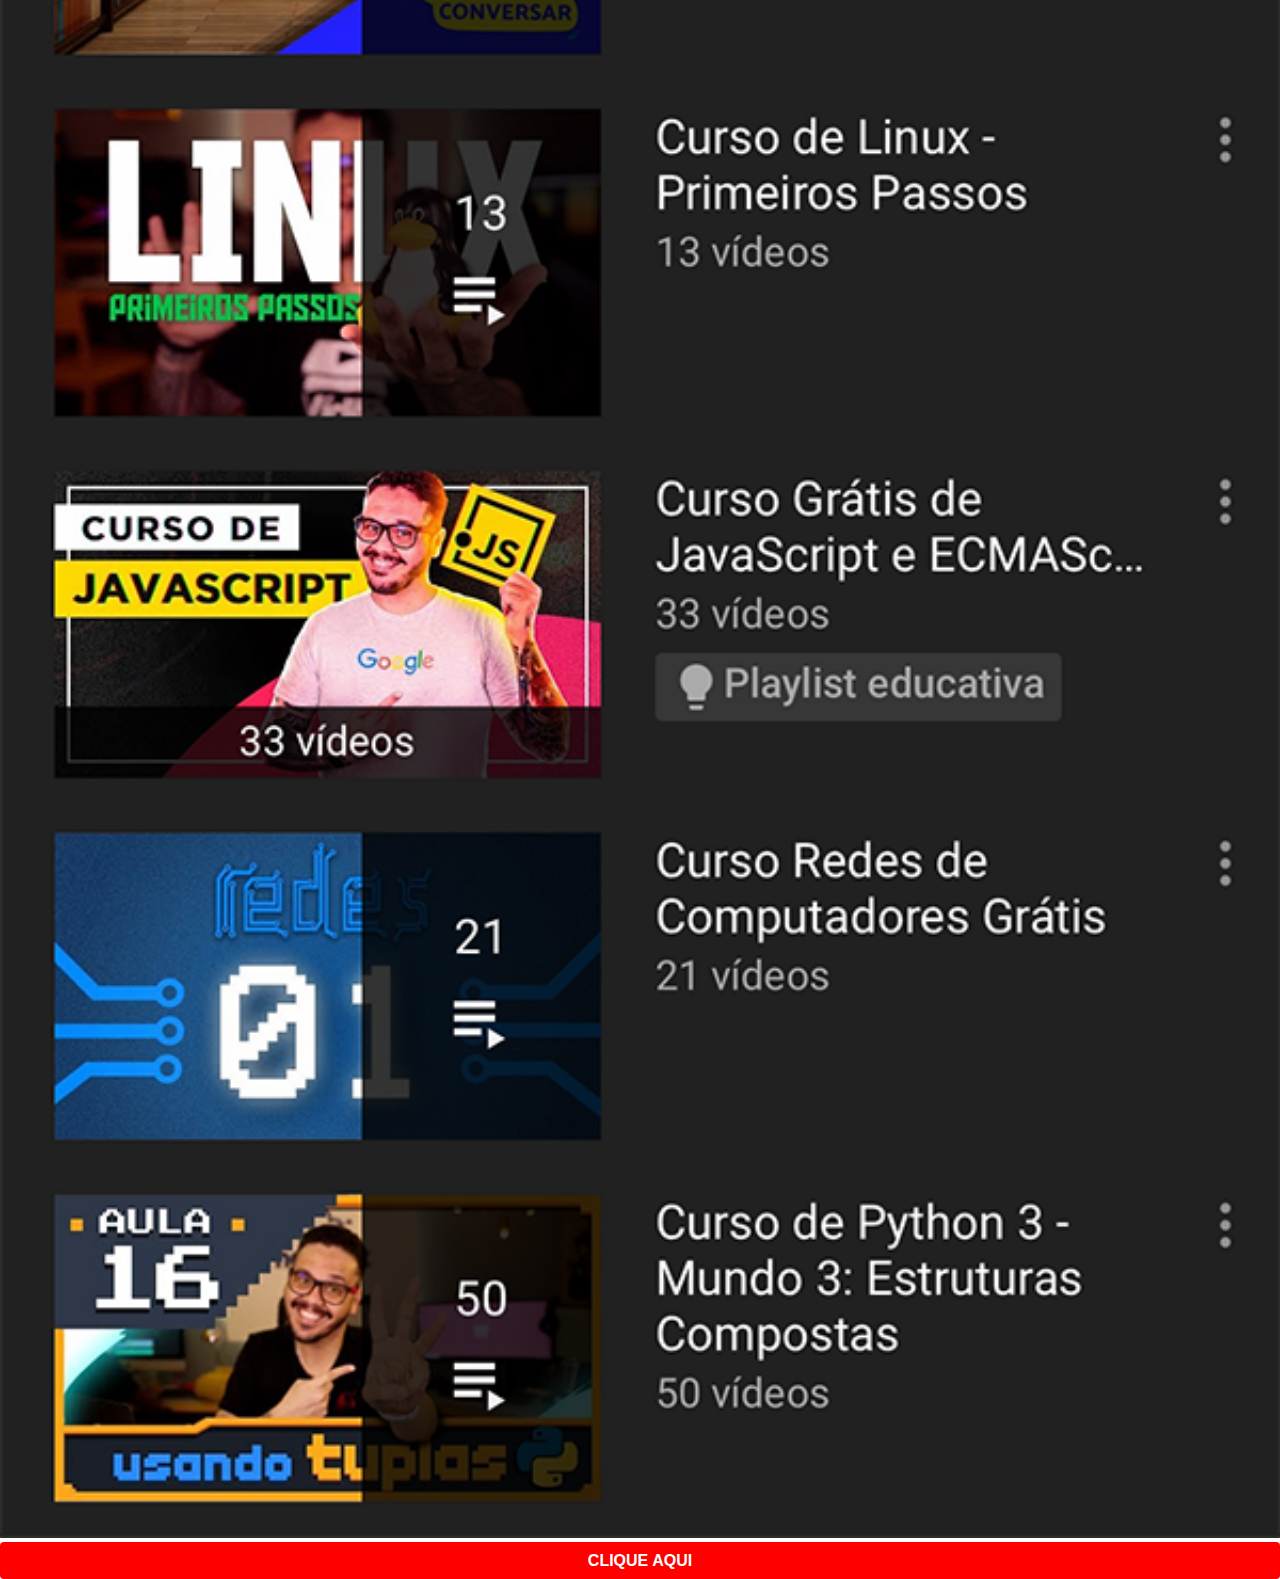
<file: youtube.html>
<!DOCTYPE html>
<html lang="pt-br">
<head>
    <meta charset="UTF-8">
    <meta http-equiv="X-UA-Compatible" content="IE=edge">
    <meta name="viewport" content="width=device-width, initial-scale=1.0">
    <link rel="stylesheet" href="estilos/social.css">
    <title>Youtube</title>

</head>
<body>
    <img src="imagens/tela-youtube.png" alt="yt">
    <a href="https://youtu.be/Ejkb_YpuHWs" target="_blank">CLIQUE AQUI</a>
</body>
</html>
</file>
<file: estilos/style.css>
@charset "utf-8";

*{
    margin: 0px;
    padding: 0px;
    font-family: Arial, Helvetica, sans-serif
}

html,body{
   height: 110vh;
    width: 100vw;
    background-color: black;

}  
    
body{
    background: url('../imagens/fundo-satis_menor.jpg') repeat; /* no-repeat top center = imagem cheia */
    background-size: ; /* para preencher tela usa=cover */
    background-attachment:  ;
    box-shadow: rgba(0, 0, 0, 0.671) 0.5px 0.5px .5px .5px;
}

main{
    position: relative;
    height: 105vh;
    
    background-color: rgba(0, 128, 0, 0);
}

section#telefone{ /* fixa no meio da tela */
    position: absolute;
    top: 50%;
    left: 50%; /* no meio deve ser 50% */
    transform: translate(-50%,-50%);

    height: 627px;
    width: 311px;       
    background: url('../imagens/frame-iphone.png') no-repeat;
}

iframe#tela {
    position: relative;
    top: 80.51px;
    left: 23px;
    width: 266px;
    height: 470px;
    box-shadow: rgba(0, 0, 0, 0.432) 0.5px 0.5px .5px .5px;
}
section#redes-sociais img{    
    width: 40px;
    margin: 10px;

    border-radius: 50%;/* botão fica redondo */
    box-shadow: 5px 5px 10px black;
    
}
section#redes-sociais{
    text-align: right; /* parei aqui 19:12 19-12 */
}

section#redes-sociais img:hover{
    border: 2px solid rgb(0, 255, 34);
    transform: -5px,-5px,10px;
    transition: 0.1s, border .3s;
}
div{
    text-align: center; /* alinha botão centro topo tela */
}
</file>
<file: estilos/social.css>
@charset "UTF-8";

@keyframes btn-pisca {
    0% { opacity: 0; }
    50% { opacity: 0.5; }
    100% { opacity: 1; }
}
*{
  margin: 0px;
  padding: 0px;
  font-family: Arial, Helvetica, sans-serif;
}

::-webkit-scrollbar{
  width: 0px;
  height: 100vw;
}

img{
      width: 100vw;
  }

  a{
    text-align: center;
    background-color:#ff0000;
    color:#fff;
    font-weight: bolder;
    padding: 0.6em 0.8em;
    display: block;
    text-decoration: none;
    border-radius: 4px; 
    -webkit-animation: btn-pisca .9s linear infinite;
    -moz-animation: btn-pisca .9s linear infinite;
    -ms-animation: btn-pisca .9s linear infinite;
    -o-animation: btn-pisca .9s linear infinite;
    animation: btn-pisca .9s linear infinite;

      /*display: block;
      background-color: rgb(248, 4, 4);
      color: rgb(255, 251, 0);
      padding: 10px;
      text-align: center;
      font-weight: bolder;
      text-decoration: solid; */
      
  }
  
  a:hover{
      background-color: rgb(0, 255, 21);
  }
</file>
